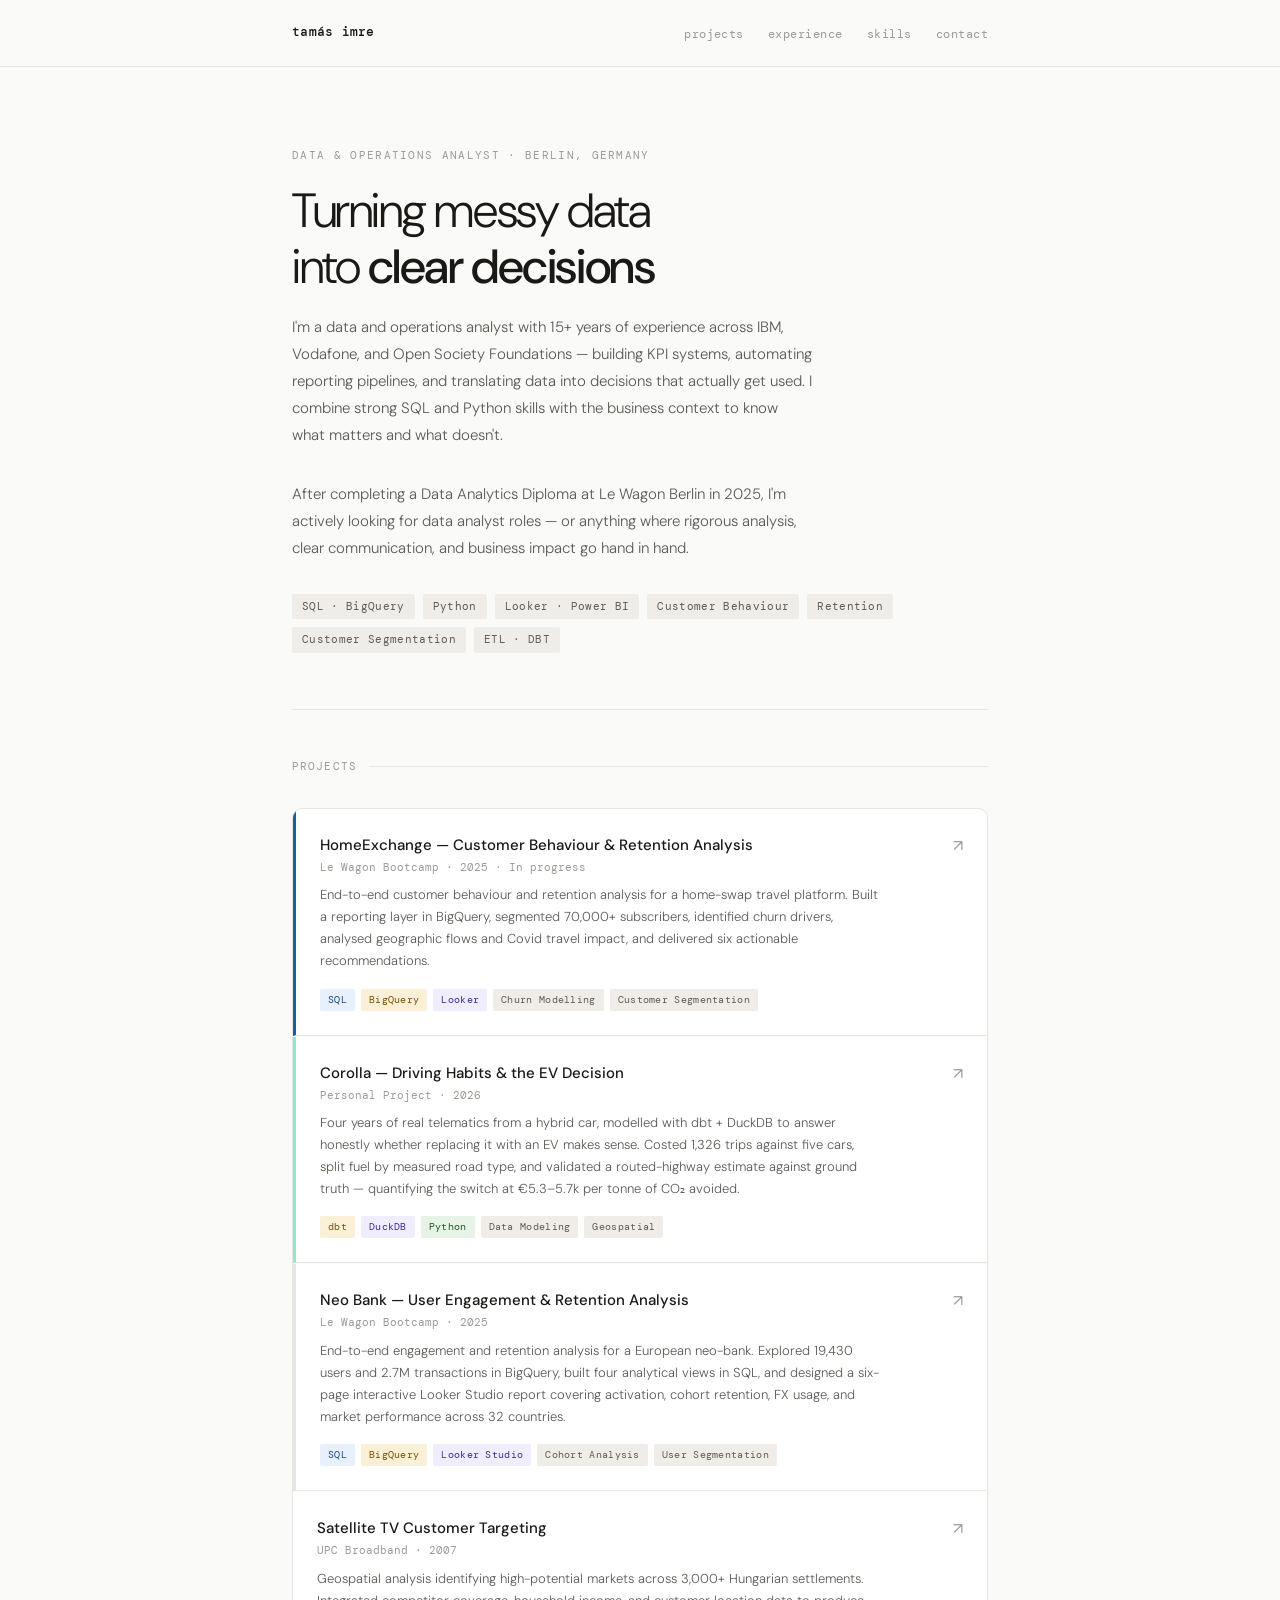
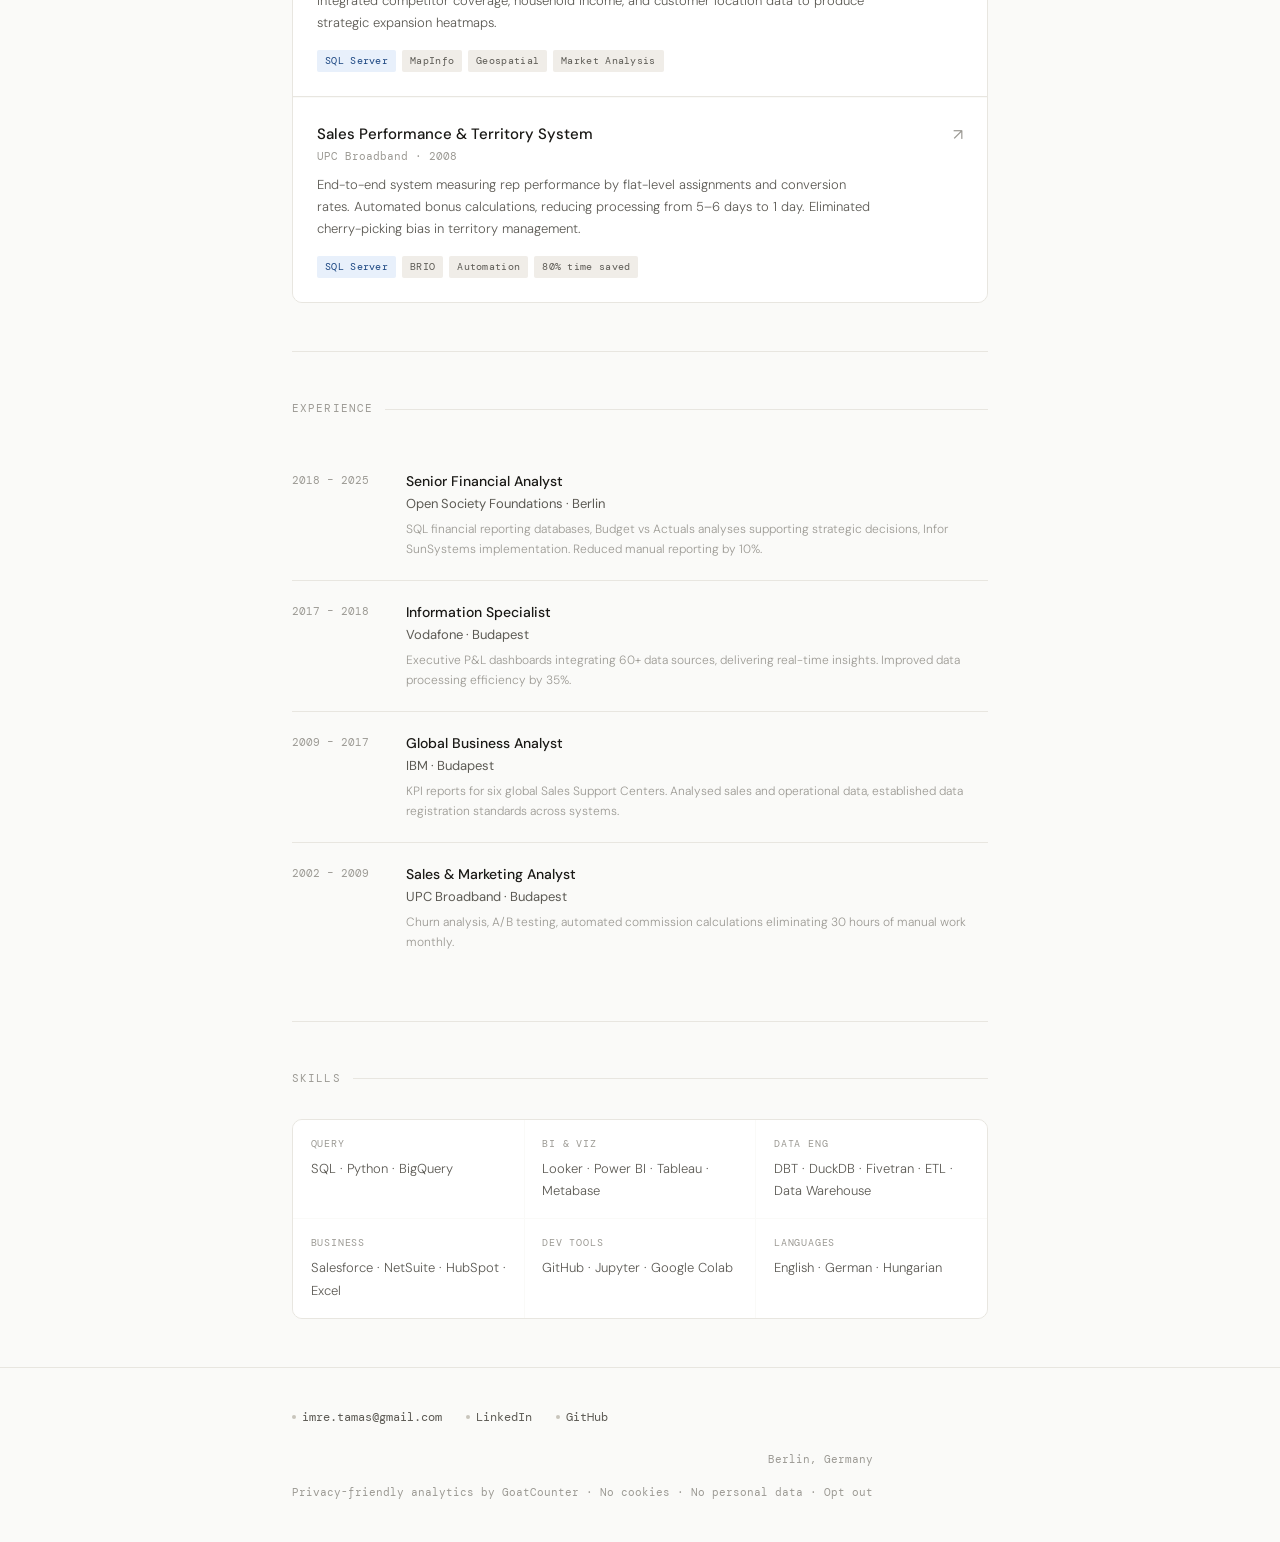
<file: index.html>
<!DOCTYPE html>
<html lang="en">
<head>
  <meta charset="UTF-8" />
  <meta name="viewport" content="width=device-width, initial-scale=1.0" />
  <title>Tamás Imre — Data Analyst</title>
  <meta name="description" content="Data analytics portfolio of Tamás Imre. SQL, BigQuery, Python, churn analysis, and business intelligence." />
  <link rel="stylesheet" href="style.css" />

<script data-goatcounter="https://imretamas.goatcounter.com/count"
        async src="//gc.zgo.at/count.js"></script>
  
</head>
<body>

<nav>
  <div class="nav-inner">
    <a href="/" class="nav-logo mono">tamás imre</a>
    <ul class="nav-links">
      <li><a href="#projects">projects</a></li>
      <li><a href="#experience">experience</a></li>
      <li><a href="#skills">skills</a></li>
      <li><a href="mailto:imre.tamas@gmail.com">contact</a></li>
    </ul>
  </div>
</nav>

<main>
  <div class="container">

    <!-- Hero -->
    <section class="hero fade-up">
      <p class="hero-eyebrow">Data &amp; Operations Analyst · Berlin, Germany</p>
      <h1>Turning messy data<br>into <strong>clear decisions</strong></h1>
      <p class="hero-bio">
        I'm a data and operations analyst with 15+ years of experience across IBM, Vodafone, and Open Society Foundations —
        building KPI systems, automating reporting pipelines, and translating data into decisions that actually get used.
        I combine strong SQL and Python skills with the business context to know what matters and what doesn't.
      </p>
      <p class="hero-bio">
        After completing a Data Analytics Diploma at Le Wagon Berlin in 2025, I'm actively looking for
        data analyst roles — or anything where rigorous analysis, clear communication, and business impact
        go hand in hand.
      </p>
      <div class="tag-row">
        <span class="tag">SQL · BigQuery</span>
        <span class="tag">Python</span>
        <span class="tag">Looker · Power BI</span>
        <span class="tag">Customer Behaviour</span><span class="tag">Retention</span>
        <span class="tag">Customer Segmentation</span>
        <span class="tag">ETL · DBT</span>
      </div>
    </section>

    <!-- Projects -->
    <section class="section" id="projects">
      <div class="section-label">Projects</div>
      <div class="projects-grid">

        <a href="homeexchange/" class="project-card accent-1 fade-up">
          <div class="project-top">
            <div>
              <div class="project-title">HomeExchange — Customer Behaviour &amp; Retention Analysis</div>
              <div class="project-org mono">Le Wagon Bootcamp · 2025 · In progress</div>
            </div>
            <span class="project-arrow">↗</span>
          </div>
          <p class="project-desc">
            End-to-end customer behaviour and retention analysis for a home-swap travel platform. Built a reporting layer in BigQuery, segmented 70,000+ subscribers, identified churn drivers, analysed geographic flows and Covid travel impact, and delivered six actionable recommendations.
          </p>
          <div class="chip-row">
            <span class="chip chip-sql">SQL</span>
            <span class="chip chip-bq">BigQuery</span>
            <span class="chip chip-bi">Looker</span>
            <span class="chip chip-default">Churn Modelling</span>
            <span class="chip chip-default">Customer Segmentation</span>
          </div>
        </a>

        <a href="corolla/" class="project-card accent-2 fade-up">
          <div class="project-top">
            <div>
              <div class="project-title">Corolla — Driving Habits &amp; the EV Decision</div>
              <div class="project-org mono">Personal Project · 2026</div>
            </div>
            <span class="project-arrow">↗</span>
          </div>
          <p class="project-desc">
            Four years of real telematics from a hybrid car, modelled with dbt + DuckDB to answer honestly whether replacing it with an EV makes sense. Costed 1,326 trips against five cars, split fuel by measured road type, and validated a routed-highway estimate against ground truth — quantifying the switch at €5.3–5.7k per tonne of CO₂ avoided.
          </p>
          <div class="chip-row">
            <span class="chip chip-bq">dbt</span>
            <span class="chip chip-bi">DuckDB</span>
            <span class="chip chip-py">Python</span>
            <span class="chip chip-default">Data Modeling</span>
            <span class="chip chip-default">Geospatial</span>
          </div>
        </a>

        <a href="neobank/" class="project-card accent-3 fade-up">
          <div class="project-top">
            <div>
              <div class="project-title">Neo Bank — User Engagement &amp; Retention Analysis</div>
              <div class="project-org mono">Le Wagon Bootcamp · 2025</div>
            </div>
            <span class="project-arrow">↗</span>
          </div>
          <p class="project-desc">
            End-to-end engagement and retention analysis for a European neo-bank. Explored 19,430 users and 2.7M transactions in BigQuery, built four analytical views in SQL, and designed a six-page interactive Looker Studio report covering activation, cohort retention, FX usage, and market performance across 32 countries.
          </p>
          <div class="chip-row">
            <span class="chip chip-sql">SQL</span>
            <span class="chip chip-bq">BigQuery</span>
            <span class="chip chip-bi">Looker Studio</span>
            <span class="chip chip-default">Cohort Analysis</span>
            <span class="chip chip-default">User Segmentation</span>
          </div>
        </a>

        <a href="satellite-tv/" class="project-card accent-4 fade-up">
          <div class="project-top">
            <div>
              <div class="project-title">Satellite TV Customer Targeting</div>
              <div class="project-org mono">UPC Broadband · 2007</div>
            </div>
            <span class="project-arrow">↗</span>
          </div>
          <p class="project-desc">
            Geospatial analysis identifying high-potential markets across 3,000+ Hungarian settlements. Integrated competitor coverage, household income, and customer location data to produce strategic expansion heatmaps.
          </p>
          <div class="chip-row">
            <span class="chip chip-sql">SQL Server</span>
            <span class="chip chip-default">MapInfo</span>
            <span class="chip chip-default">Geospatial</span>
            <span class="chip chip-default">Market Analysis</span>
          </div>
        </a>

        <a href="sales-performance/" class="project-card accent-5 fade-up">
          <div class="project-top">
            <div>
              <div class="project-title">Sales Performance &amp; Territory System</div>
              <div class="project-org mono">UPC Broadband · 2008</div>
            </div>
            <span class="project-arrow">↗</span>
          </div>
          <p class="project-desc">
            End-to-end system measuring rep performance by flat-level assignments and conversion rates. Automated bonus calculations, reducing processing from 5–6 days to 1 day. Eliminated cherry-picking bias in territory management.
          </p>
          <div class="chip-row">
            <span class="chip chip-sql">SQL Server</span>
            <span class="chip chip-default">BRIO</span>
            <span class="chip chip-default">Automation</span>
            <span class="chip chip-default">80% time saved</span>
          </div>
        </a>

      </div>
    </section>

    <!-- Experience -->
    <section class="section" id="experience">
      <div class="section-label">Experience</div>
      <div class="exp-list">
        <div class="exp-row fade-up">
          <div class="exp-year mono">2018 – 2025</div>
          <div>
            <div class="exp-title">Senior Financial Analyst</div>
            <div class="exp-co">Open Society Foundations · Berlin</div>
            <div class="exp-note">SQL financial reporting databases, Budget vs Actuals analyses supporting strategic decisions, Infor SunSystems implementation. Reduced manual reporting by 10%.</div>
          </div>
        </div>
        <div class="exp-row fade-up">
          <div class="exp-year mono">2017 – 2018</div>
          <div>
            <div class="exp-title">Information Specialist</div>
            <div class="exp-co">Vodafone · Budapest</div>
            <div class="exp-note">Executive P&amp;L dashboards integrating 60+ data sources, delivering real-time insights. Improved data processing efficiency by 35%.</div>
          </div>
        </div>
        <div class="exp-row fade-up">
          <div class="exp-year mono">2009 – 2017</div>
          <div>
            <div class="exp-title">Global Business Analyst</div>
            <div class="exp-co">IBM · Budapest</div>
            <div class="exp-note">KPI reports for six global Sales Support Centers. Analysed sales and operational data, established data registration standards across systems.</div>
          </div>
        </div>
        <div class="exp-row fade-up">
          <div class="exp-year mono">2002 – 2009</div>
          <div>
            <div class="exp-title">Sales &amp; Marketing Analyst</div>
            <div class="exp-co">UPC Broadband · Budapest</div>
            <div class="exp-note">Churn analysis, A/B testing, automated commission calculations eliminating 30 hours of manual work monthly.</div>
          </div>
        </div>
      </div>
    </section>

    <!-- Skills -->
    <section class="section" id="skills">
      <div class="section-label">Skills</div>
      <div class="skills-grid">
        <div class="skill-cell fade-up">
          <div class="skill-cell-label">Query</div>
          <div class="skill-cell-items">SQL · Python · BigQuery</div>
        </div>
        <div class="skill-cell fade-up">
          <div class="skill-cell-label">BI &amp; Viz</div>
          <div class="skill-cell-items">Looker · Power BI · Tableau · Metabase</div>
        </div>
        <div class="skill-cell fade-up">
          <div class="skill-cell-label">Data Eng</div>
          <div class="skill-cell-items">DBT · DuckDB · Fivetran · ETL · Data Warehouse</div>
        </div>
        <div class="skill-cell fade-up">
          <div class="skill-cell-label">Business</div>
          <div class="skill-cell-items">Salesforce · NetSuite · HubSpot · Excel</div>
        </div>
        <div class="skill-cell fade-up">
          <div class="skill-cell-label">Dev Tools</div>
          <div class="skill-cell-items">GitHub · Jupyter · Google Colab</div>
        </div>
        <div class="skill-cell fade-up">
          <div class="skill-cell-label">Languages</div>
          <div class="skill-cell-items">English · German · Hungarian</div>
        </div>
      </div>
    </section>

  </div>
</main>

<footer>
  <div class="footer-inner">
    <div class="contact-links">
      <a href="mailto:imre.tamas@gmail.com" class="contact-link">
        <span class="contact-dot"></span> imre.tamas@gmail.com
      </a>
      <a href="https://linkedin.com/in/tamas-imre-analyst" class="contact-link" target="_blank" rel="noopener">
        <span class="contact-dot"></span> LinkedIn
      </a>
      <a href="https://github.com/imretamas-analyst" class="contact-link" target="_blank" rel="noopener">
        <span class="contact-dot"></span> GitHub
      </a>
    </div>
    <div class="footer-bottom">
      <span class="footer-copy mono">Berlin, Germany</span>
      <span class="footer-privacy mono">
        Privacy-friendly analytics by <a href="https://www.goatcounter.com/" target="_blank" rel="noopener">GoatCounter</a> · 
        No cookies · No personal data · 
        <a href="#toggle-goatcounter">Opt out</a>
      </span>
    </div>
  </div>
</footer>

</body>
</html>
</file>
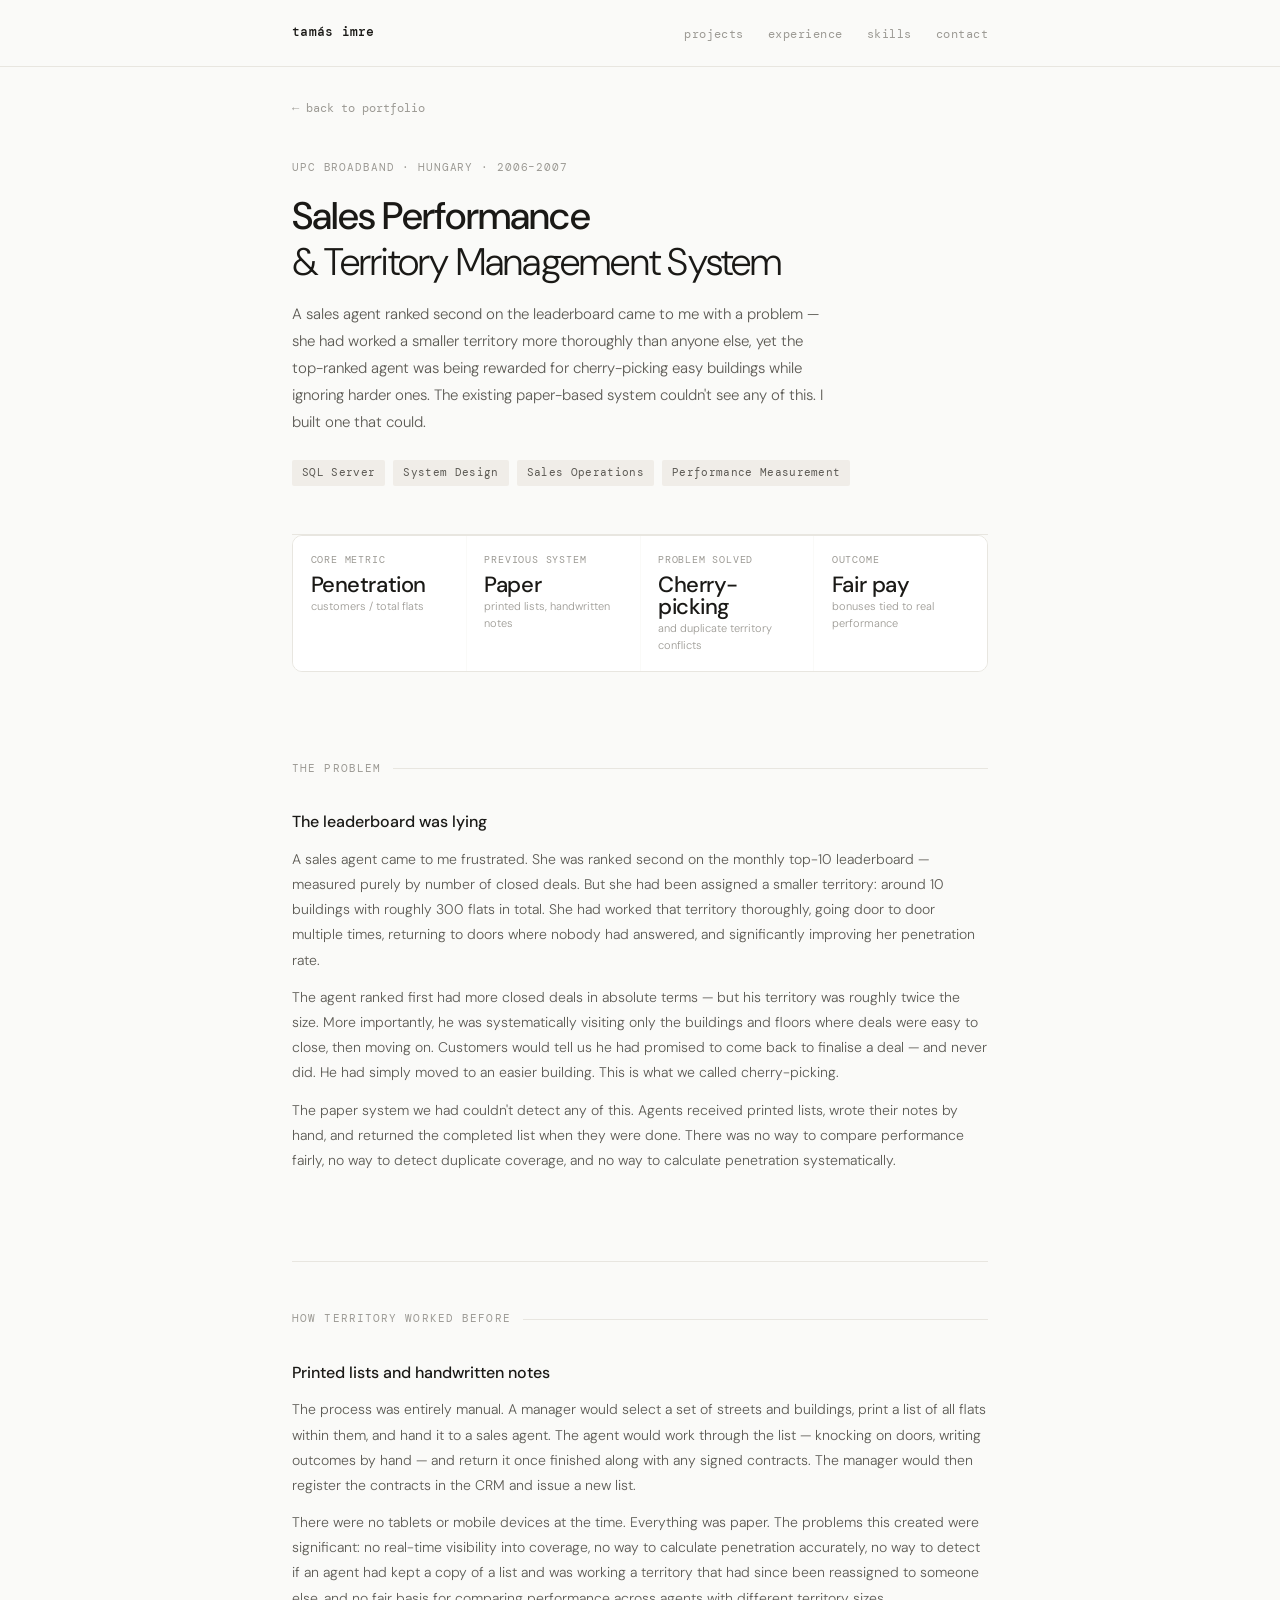
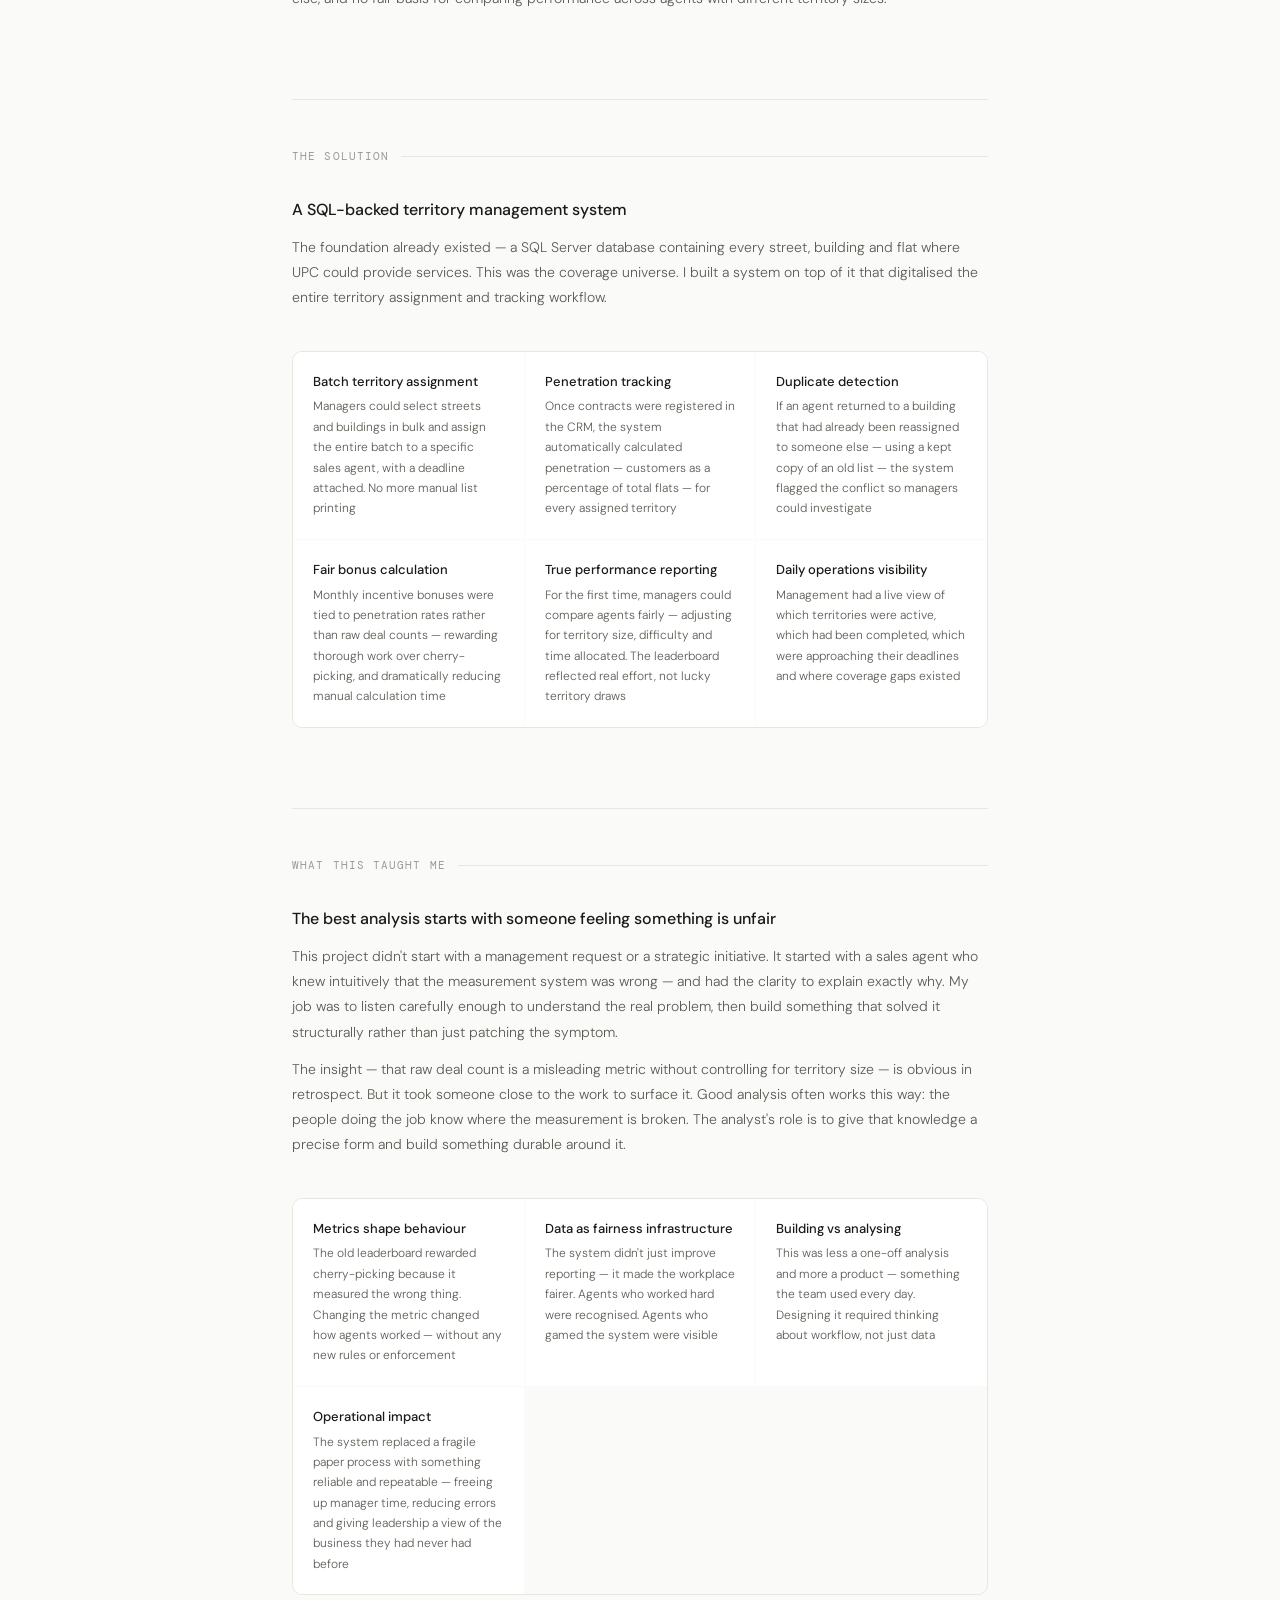
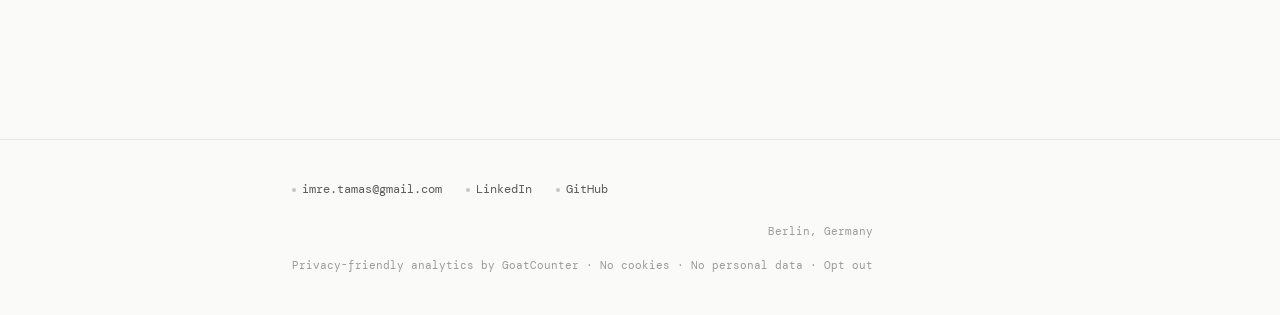
<file: sales-performance/index.html>
<!DOCTYPE html>
<html lang="en">
<head>
  <meta charset="UTF-8" />
  <meta name="viewport" content="width=device-width, initial-scale=1.0" />
  <title>Sales Performance & Territory System — Tamás Imre</title>
  <meta name="description" content="A territory management system built to stop cherry-picking and measure true sales performance at UPC Broadband." />
  <link rel="stylesheet" href="../style.css" />

  <script data-goatcounter="https://imretamas.goatcounter.com/count"
        async src="//gc.zgo.at/count.js"></script>
  
</head>
<body>

<nav>
  <div class="nav-inner">
    <a href="/" class="nav-logo mono">tamás imre</a>
    <ul class="nav-links">
      <li><a href="/#projects">projects</a></li>
      <li><a href="/#experience">experience</a></li>
      <li><a href="/#skills">skills</a></li>
      <li><a href="mailto:imre.tamas@gmail.com">contact</a></li>
    </ul>
  </div>
</nav>

<div class="container" style="padding-bottom:4rem;">
  <a href="/" class="back-link">← back to portfolio</a>

  <section class="project-hero fade-up">
    <p class="project-hero-meta">UPC Broadband · Hungary · 2006–2007</p>
    <h1><strong>Sales Performance</strong><br>&amp; Territory Management System</h1>
    <p class="project-hero-desc">
      A sales agent ranked second on the leaderboard came to me with a problem — she had worked a smaller territory more thoroughly than anyone else,
      yet the top-ranked agent was being rewarded for cherry-picking easy buildings while ignoring harder ones.
      The existing paper-based system couldn't see any of this. I built one that could.
    </p>
    <div class="tag-row">
      <span class="tag">SQL Server</span>
      <span class="tag">System Design</span>
      <span class="tag">Sales Operations</span>
      <span class="tag">Performance Measurement</span>
    </div>
  </section>

  <!-- Stats -->
  <div class="stat-grid fade-up">
    <div class="stat-card">
      <div class="stat-label">Core metric</div>
      <div class="stat-value">Penetration</div>
      <div class="stat-sub">customers / total flats</div>
    </div>
    <div class="stat-card">
      <div class="stat-label">Previous system</div>
      <div class="stat-value">Paper</div>
      <div class="stat-sub">printed lists, handwritten notes</div>
    </div>
    <div class="stat-card">
      <div class="stat-label">Problem solved</div>
      <div class="stat-value">Cherry-picking</div>
      <div class="stat-sub">and duplicate territory conflicts</div>
    </div>
    <div class="stat-card">
      <div class="stat-label">Outcome</div>
      <div class="stat-value">Fair pay</div>
      <div class="stat-sub">bonuses tied to real performance</div>
    </div>
  </div>

  <!-- The problem -->
  <section class="section fade-up">
    <div class="section-label">The problem</div>
    <div class="content-block">
      <h2>The leaderboard was lying</h2>
      <p>A sales agent came to me frustrated. She was ranked second on the monthly top-10 leaderboard — measured purely by number of closed deals. But she had been assigned a smaller territory: around 10 buildings with roughly 300 flats in total. She had worked that territory thoroughly, going door to door multiple times, returning to doors where nobody had answered, and significantly improving her penetration rate.</p>
      <p>The agent ranked first had more closed deals in absolute terms — but his territory was roughly twice the size. More importantly, he was systematically visiting only the buildings and floors where deals were easy to close, then moving on. Customers would tell us he had promised to come back to finalise a deal — and never did. He had simply moved to an easier building. This is what we called cherry-picking.</p>
      <p>The paper system we had couldn't detect any of this. Agents received printed lists, wrote their notes by hand, and returned the completed list when they were done. There was no way to compare performance fairly, no way to detect duplicate coverage, and no way to calculate penetration systematically.</p>
    </div>
  </section>

  <!-- How it worked before -->
  <section class="section fade-up">
    <div class="section-label">How territory worked before</div>
    <div class="content-block">
      <h2>Printed lists and handwritten notes</h2>
      <p>The process was entirely manual. A manager would select a set of streets and buildings, print a list of all flats within them, and hand it to a sales agent. The agent would work through the list — knocking on doors, writing outcomes by hand — and return it once finished along with any signed contracts. The manager would then register the contracts in the CRM and issue a new list.</p>
      <p>There were no tablets or mobile devices at the time. Everything was paper. The problems this created were significant: no real-time visibility into coverage, no way to calculate penetration accurately, no way to detect if an agent had kept a copy of a list and was working a territory that had since been reassigned to someone else, and no fair basis for comparing performance across agents with different territory sizes.</p>
    </div>
  </section>

  <!-- Solution -->
  <section class="section fade-up">
    <div class="section-label">The solution</div>
    <div class="content-block">
      <h2>A SQL-backed territory management system</h2>
      <p>The foundation already existed — a SQL Server database containing every street, building and flat where UPC could provide services. This was the coverage universe. I built a system on top of it that digitalised the entire territory assignment and tracking workflow.</p>
    </div>

    <div class="finding-grid">
      <div class="finding-card">
        <div class="finding-title">Batch territory assignment</div>
        <div class="finding-text">Managers could select streets and buildings in bulk and assign the entire batch to a specific sales agent, with a deadline attached. No more manual list printing</div>
      </div>
      <div class="finding-card">
        <div class="finding-title">Penetration tracking</div>
        <div class="finding-text">Once contracts were registered in the CRM, the system automatically calculated penetration — customers as a percentage of total flats — for every assigned territory</div>
      </div>
      <div class="finding-card">
        <div class="finding-title">Duplicate detection</div>
        <div class="finding-text">If an agent returned to a building that had already been reassigned to someone else — using a kept copy of an old list — the system flagged the conflict so managers could investigate</div>
      </div>
      <div class="finding-card">
        <div class="finding-title">Fair bonus calculation</div>
        <div class="finding-text">Monthly incentive bonuses were tied to penetration rates rather than raw deal counts — rewarding thorough work over cherry-picking, and dramatically reducing manual calculation time</div>
      </div>
      <div class="finding-card">
        <div class="finding-title">True performance reporting</div>
        <div class="finding-text">For the first time, managers could compare agents fairly — adjusting for territory size, difficulty and time allocated. The leaderboard reflected real effort, not lucky territory draws</div>
      </div>
      <div class="finding-card">
        <div class="finding-title">Daily operations visibility</div>
        <div class="finding-text">Management had a live view of which territories were active, which had been completed, which were approaching their deadlines and where coverage gaps existed</div>
      </div>
    </div>
  </section>

  <!-- Reflection -->
  <section class="section fade-up">
    <div class="section-label">What this taught me</div>
    <div class="content-block">
      <h2>The best analysis starts with someone feeling something is unfair</h2>
      <p>This project didn't start with a management request or a strategic initiative. It started with a sales agent who knew intuitively that the measurement system was wrong — and had the clarity to explain exactly why. My job was to listen carefully enough to understand the real problem, then build something that solved it structurally rather than just patching the symptom.</p>
      <p>The insight — that raw deal count is a misleading metric without controlling for territory size — is obvious in retrospect. But it took someone close to the work to surface it. Good analysis often works this way: the people doing the job know where the measurement is broken. The analyst's role is to give that knowledge a precise form and build something durable around it.</p>
    </div>

    <div class="finding-grid">
      <div class="finding-card">
        <div class="finding-title">Metrics shape behaviour</div>
        <div class="finding-text">The old leaderboard rewarded cherry-picking because it measured the wrong thing. Changing the metric changed how agents worked — without any new rules or enforcement</div>
      </div>
      <div class="finding-card">
        <div class="finding-title">Data as fairness infrastructure</div>
        <div class="finding-text">The system didn't just improve reporting — it made the workplace fairer. Agents who worked hard were recognised. Agents who gamed the system were visible</div>
      </div>
      <div class="finding-card">
        <div class="finding-title">Building vs analysing</div>
        <div class="finding-text">This was less a one-off analysis and more a product — something the team used every day. Designing it required thinking about workflow, not just data</div>
      </div>
      <div class="finding-card">
        <div class="finding-title">Operational impact</div>
        <div class="finding-text">The system replaced a fragile paper process with something reliable and repeatable — freeing up manager time, reducing errors and giving leadership a view of the business they had never had before</div>
      </div>
    </div>
  </section>

</div>

<footer>
  <div class="footer-inner">
    <div class="contact-links">
      <a href="mailto:imre.tamas@gmail.com" class="contact-link">
        <span class="contact-dot"></span> imre.tamas@gmail.com
      </a>
      <a href="https://linkedin.com/in/tamas-imre-analyst" class="contact-link" target="_blank" rel="noopener">
        <span class="contact-dot"></span> LinkedIn
      </a>
      <a href="https://github.com/imretamas-analyst" class="contact-link" target="_blank" rel="noopener">
        <span class="contact-dot"></span> GitHub
      </a>
    </div>
    <div class="footer-bottom">
      <span class="footer-copy mono">Berlin, Germany</span>
      <span class="footer-privacy mono">
        Privacy-friendly analytics by <a href="https://www.goatcounter.com/" target="_blank" rel="noopener">GoatCounter</a> · 
        No cookies · No personal data · 
        <a href="#toggle-goatcounter">Opt out</a>
      </span>
    </div>
  </div>
</footer>

</body>
</html>
</file>
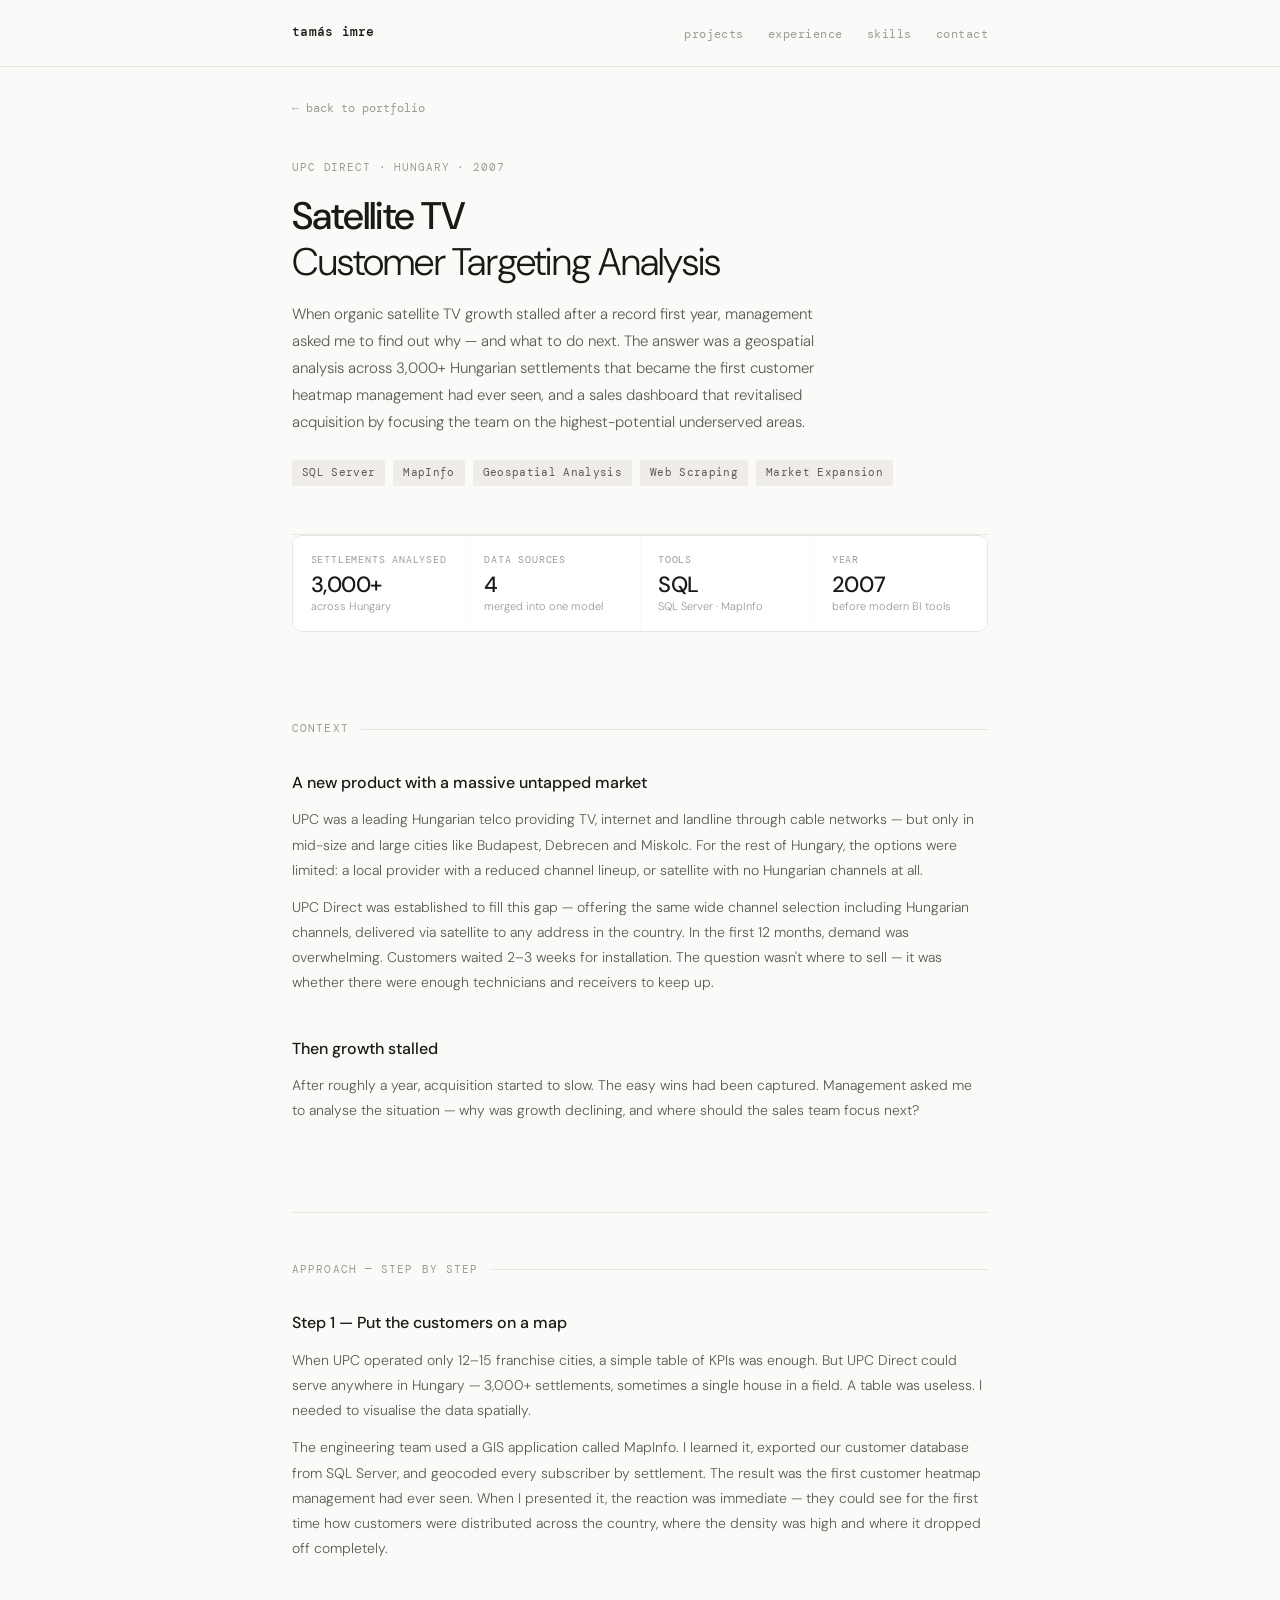
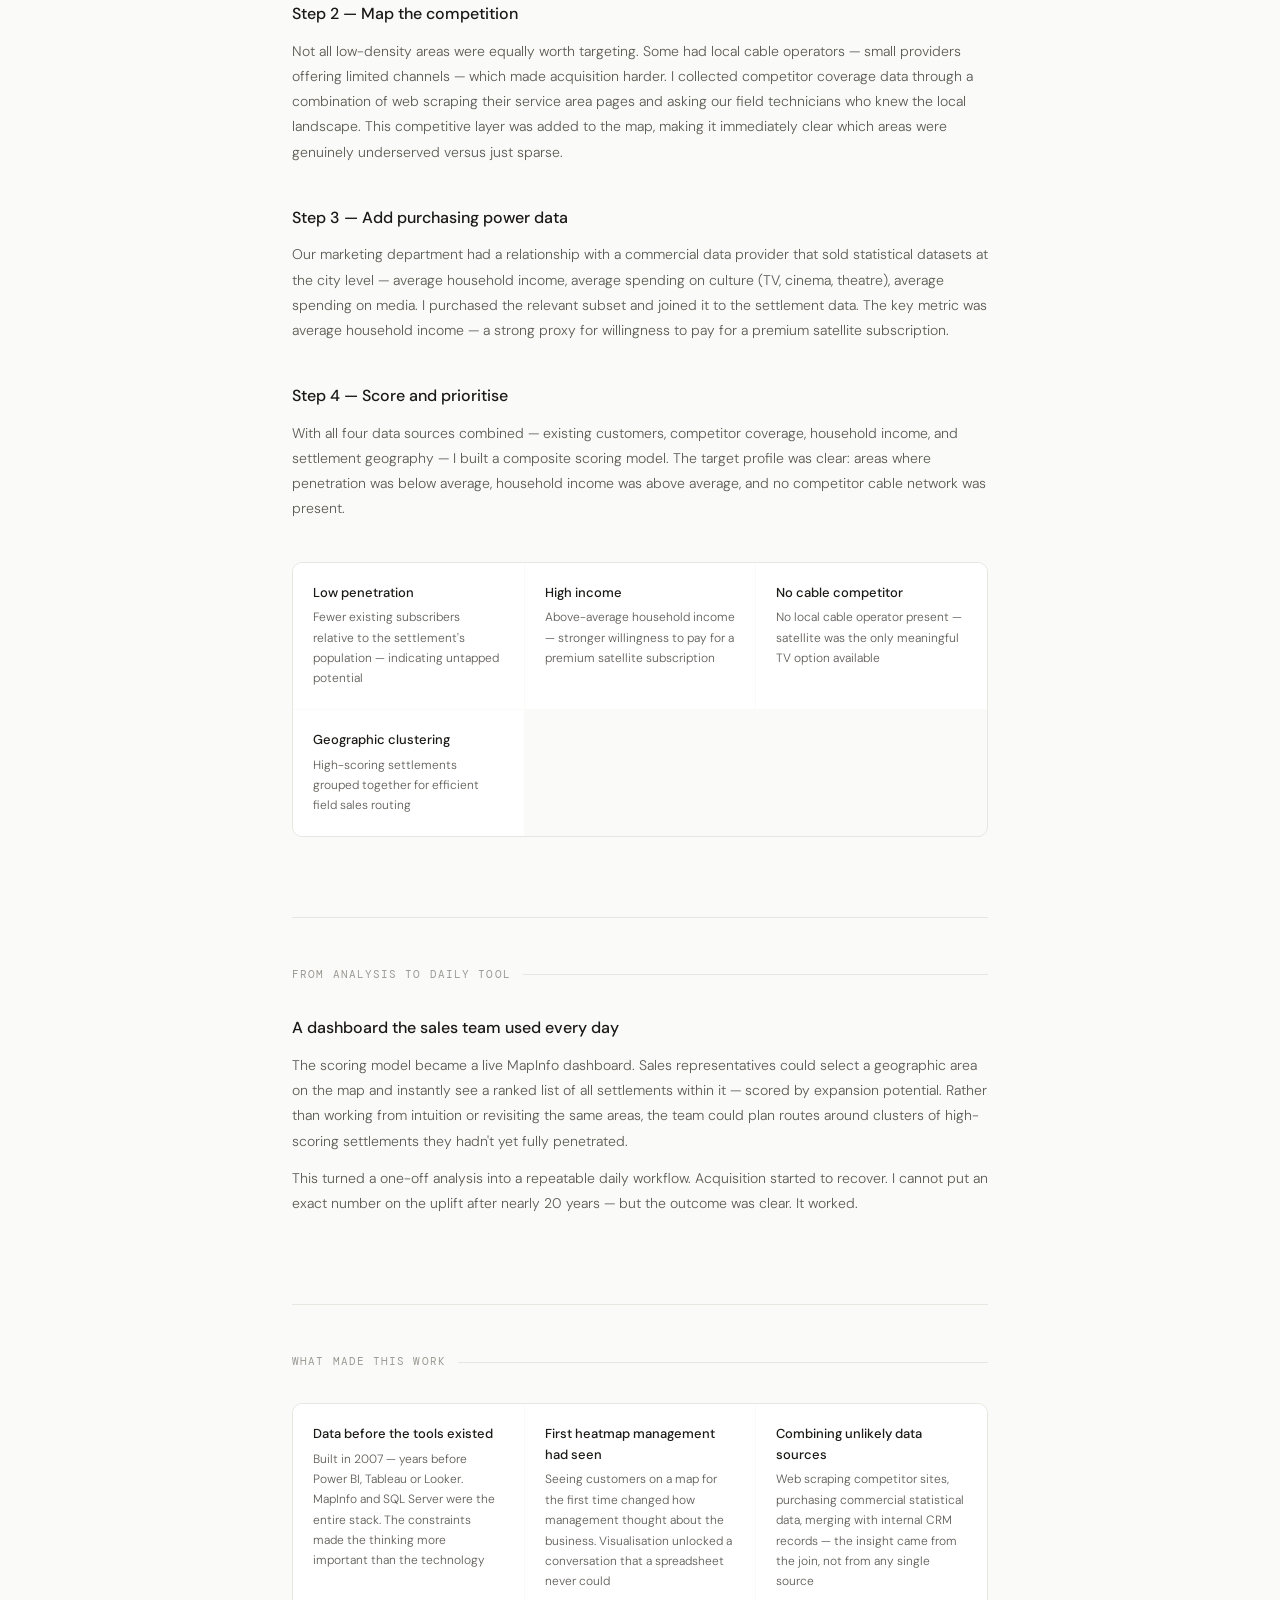
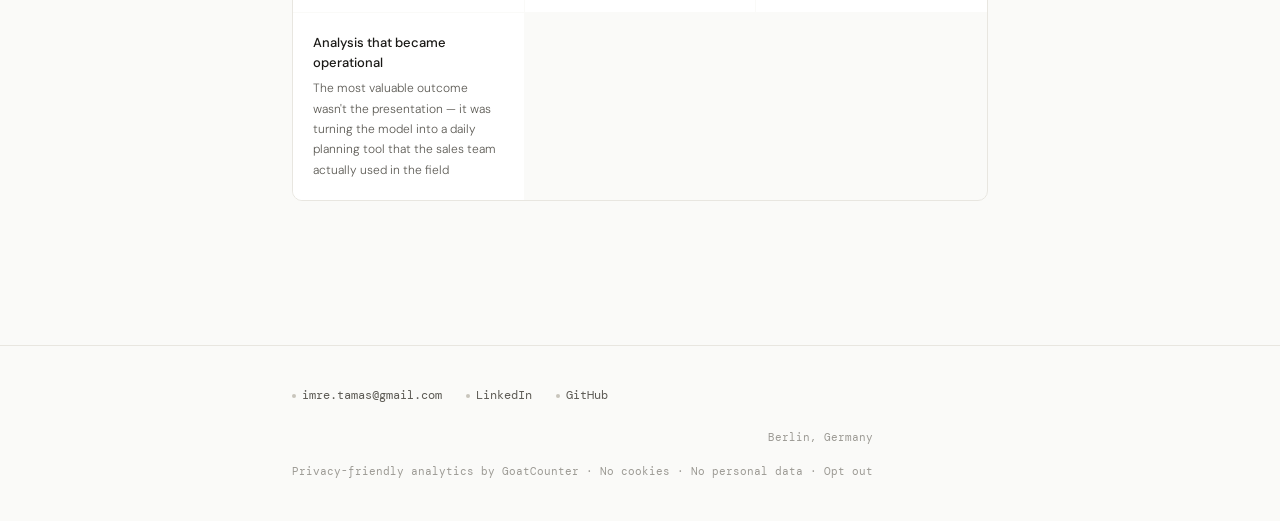
<file: satellite-tv/index.html>
<!DOCTYPE html>
<html lang="en">
<head>
  <meta charset="UTF-8" />
  <meta name="viewport" content="width=device-width, initial-scale=1.0" />
  <title>Satellite TV Customer Targeting — Tamás Imre</title>
  <meta name="description" content="Geospatial market analysis that revitalised satellite TV sales across 3,000+ Hungarian settlements using MapInfo, SQL Server and commercial statistical data." />
  <link rel="stylesheet" href="../style.css" />
<script data-goatcounter="https://imretamas.goatcounter.com/count"
        async src="//gc.zgo.at/count.js"></script>
</head>
<body>

<nav>
  <div class="nav-inner">
    <a href="/" class="nav-logo mono">tamás imre</a>
    <ul class="nav-links">
      <li><a href="/#projects">projects</a></li>
      <li><a href="/#experience">experience</a></li>
      <li><a href="/#skills">skills</a></li>
      <li><a href="mailto:imre.tamas@gmail.com">contact</a></li>
    </ul>
  </div>
</nav>

<div class="container" style="padding-bottom:4rem;">
  <a href="/" class="back-link">← back to portfolio</a>

  <section class="project-hero fade-up">
    <p class="project-hero-meta">UPC Direct · Hungary · 2007</p>
    <h1><strong>Satellite TV</strong><br>Customer Targeting Analysis</h1>
    <p class="project-hero-desc">
      When organic satellite TV growth stalled after a record first year, management asked me to find out why — and what to do next.
      The answer was a geospatial analysis across 3,000+ Hungarian settlements that became the first customer heatmap management had ever seen,
      and a sales dashboard that revitalised acquisition by focusing the team on the highest-potential underserved areas.
    </p>
    <div class="tag-row">
      <span class="tag">SQL Server</span>
      <span class="tag">MapInfo</span>
      <span class="tag">Geospatial Analysis</span>
      <span class="tag">Web Scraping</span>
      <span class="tag">Market Expansion</span>
    </div>
  </section>

  <!-- Stats -->
  <div class="stat-grid fade-up">
    <div class="stat-card">
      <div class="stat-label">Settlements analysed</div>
      <div class="stat-value">3,000+</div>
      <div class="stat-sub">across Hungary</div>
    </div>
    <div class="stat-card">
      <div class="stat-label">Data sources</div>
      <div class="stat-value">4</div>
      <div class="stat-sub">merged into one model</div>
    </div>
    <div class="stat-card">
      <div class="stat-label">Tools</div>
      <div class="stat-value">SQL</div>
      <div class="stat-sub">SQL Server · MapInfo</div>
    </div>
    <div class="stat-card">
      <div class="stat-label">Year</div>
      <div class="stat-value">2007</div>
      <div class="stat-sub">before modern BI tools</div>
    </div>
  </div>

  <!-- Context -->
  <section class="section fade-up">
    <div class="section-label">Context</div>
    <div class="content-block">
      <h2>A new product with a massive untapped market</h2>
      <p>UPC was a leading Hungarian telco providing TV, internet and landline through cable networks — but only in mid-size and large cities like Budapest, Debrecen and Miskolc. For the rest of Hungary, the options were limited: a local provider with a reduced channel lineup, or satellite with no Hungarian channels at all.</p>
      <p>UPC Direct was established to fill this gap — offering the same wide channel selection including Hungarian channels, delivered via satellite to any address in the country. In the first 12 months, demand was overwhelming. Customers waited 2–3 weeks for installation. The question wasn't where to sell — it was whether there were enough technicians and receivers to keep up.</p>
    </div>
    <div class="content-block">
      <h2>Then growth stalled</h2>
      <p>After roughly a year, acquisition started to slow. The easy wins had been captured. Management asked me to analyse the situation — why was growth declining, and where should the sales team focus next?</p>
    </div>
  </section>

  <!-- Approach -->
  <section class="section fade-up">
    <div class="section-label">Approach — step by step</div>

    <div class="content-block">
      <h2>Step 1 — Put the customers on a map</h2>
      <p>When UPC operated only 12–15 franchise cities, a simple table of KPIs was enough. But UPC Direct could serve anywhere in Hungary — 3,000+ settlements, sometimes a single house in a field. A table was useless. I needed to visualise the data spatially.</p>
      <p>The engineering team used a GIS application called MapInfo. I learned it, exported our customer database from SQL Server, and geocoded every subscriber by settlement. The result was the first customer heatmap management had ever seen. When I presented it, the reaction was immediate — they could see for the first time how customers were distributed across the country, where the density was high and where it dropped off completely.</p>
    </div>

    <div class="content-block">
      <h2>Step 2 — Map the competition</h2>
      <p>Not all low-density areas were equally worth targeting. Some had local cable operators — small providers offering limited channels — which made acquisition harder. I collected competitor coverage data through a combination of web scraping their service area pages and asking our field technicians who knew the local landscape. This competitive layer was added to the map, making it immediately clear which areas were genuinely underserved versus just sparse.</p>
    </div>

    <div class="content-block">
      <h2>Step 3 — Add purchasing power data</h2>
      <p>Our marketing department had a relationship with a commercial data provider that sold statistical datasets at the city level — average household income, average spending on culture (TV, cinema, theatre), average spending on media. I purchased the relevant subset and joined it to the settlement data. The key metric was average household income — a strong proxy for willingness to pay for a premium satellite subscription.</p>
    </div>

    <div class="content-block">
      <h2>Step 4 — Score and prioritise</h2>
      <p>With all four data sources combined — existing customers, competitor coverage, household income, and settlement geography — I built a composite scoring model. The target profile was clear: areas where penetration was below average, household income was above average, and no competitor cable network was present.</p>
    </div>

    <div class="finding-grid">
      <div class="finding-card">
        <div class="finding-title">Low penetration</div>
        <div class="finding-text">Fewer existing subscribers relative to the settlement's population — indicating untapped potential</div>
      </div>
      <div class="finding-card">
        <div class="finding-title">High income</div>
        <div class="finding-text">Above-average household income — stronger willingness to pay for a premium satellite subscription</div>
      </div>
      <div class="finding-card">
        <div class="finding-title">No cable competitor</div>
        <div class="finding-text">No local cable operator present — satellite was the only meaningful TV option available</div>
      </div>
      <div class="finding-card">
        <div class="finding-title">Geographic clustering</div>
        <div class="finding-text">High-scoring settlements grouped together for efficient field sales routing</div>
      </div>
    </div>
  </section>

  <!-- Dashboard -->
  <section class="section fade-up">
    <div class="section-label">From analysis to daily tool</div>
    <div class="content-block">
      <h2>A dashboard the sales team used every day</h2>
      <p>The scoring model became a live MapInfo dashboard. Sales representatives could select a geographic area on the map and instantly see a ranked list of all settlements within it — scored by expansion potential. Rather than working from intuition or revisiting the same areas, the team could plan routes around clusters of high-scoring settlements they hadn't yet fully penetrated.</p>
      <p>This turned a one-off analysis into a repeatable daily workflow. Acquisition started to recover. I cannot put an exact number on the uplift after nearly 20 years — but the outcome was clear. It worked.</p>
    </div>
  </section>

  <!-- Reflection -->
  <section class="section fade-up">
    <div class="section-label">What made this work</div>
    <div class="finding-grid">
      <div class="finding-card">
        <div class="finding-title">Data before the tools existed</div>
        <div class="finding-text">Built in 2007 — years before Power BI, Tableau or Looker. MapInfo and SQL Server were the entire stack. The constraints made the thinking more important than the technology</div>
      </div>
      <div class="finding-card">
        <div class="finding-title">First heatmap management had seen</div>
        <div class="finding-text">Seeing customers on a map for the first time changed how management thought about the business. Visualisation unlocked a conversation that a spreadsheet never could</div>
      </div>
      <div class="finding-card">
        <div class="finding-title">Combining unlikely data sources</div>
        <div class="finding-text">Web scraping competitor sites, purchasing commercial statistical data, merging with internal CRM records — the insight came from the join, not from any single source</div>
      </div>
      <div class="finding-card">
        <div class="finding-title">Analysis that became operational</div>
        <div class="finding-text">The most valuable outcome wasn't the presentation — it was turning the model into a daily planning tool that the sales team actually used in the field</div>
      </div>
    </div>
  </section>

</div>

<footer>
  <div class="footer-inner">
    <div class="contact-links">
      <a href="mailto:imre.tamas@gmail.com" class="contact-link">
        <span class="contact-dot"></span> imre.tamas@gmail.com
      </a>
      <a href="https://linkedin.com/in/tamas-imre-analyst" class="contact-link" target="_blank" rel="noopener">
        <span class="contact-dot"></span> LinkedIn
      </a>
      <a href="https://github.com/imretamas-analyst" class="contact-link" target="_blank" rel="noopener">
        <span class="contact-dot"></span> GitHub
      </a>
    </div>
    <div class="footer-bottom">
      <span class="footer-copy mono">Berlin, Germany</span>
      <span class="footer-privacy mono">
        Privacy-friendly analytics by <a href="https://www.goatcounter.com/" target="_blank" rel="noopener">GoatCounter</a> · 
        No cookies · No personal data · 
        <a href="#toggle-goatcounter">Opt out</a>
      </span>
    </div>
  </div>
</footer>

</body>
</html>
</file>
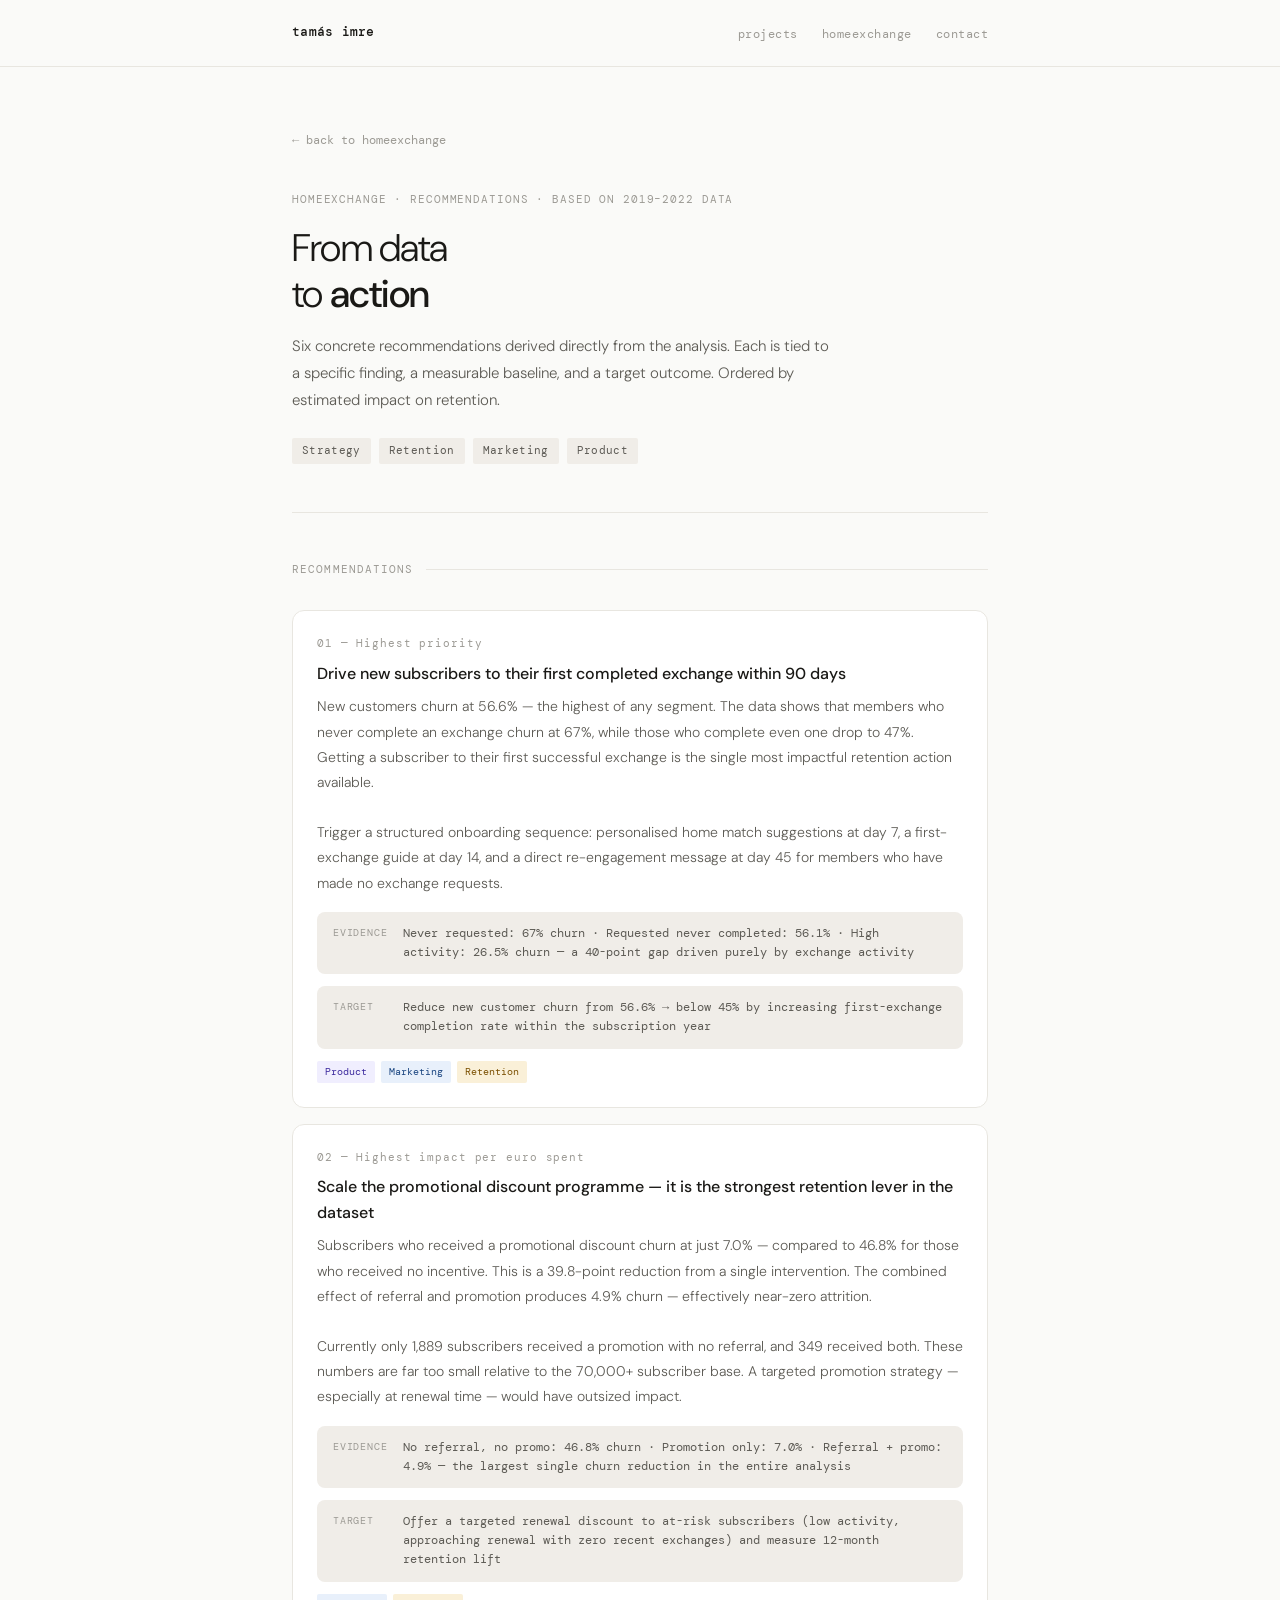
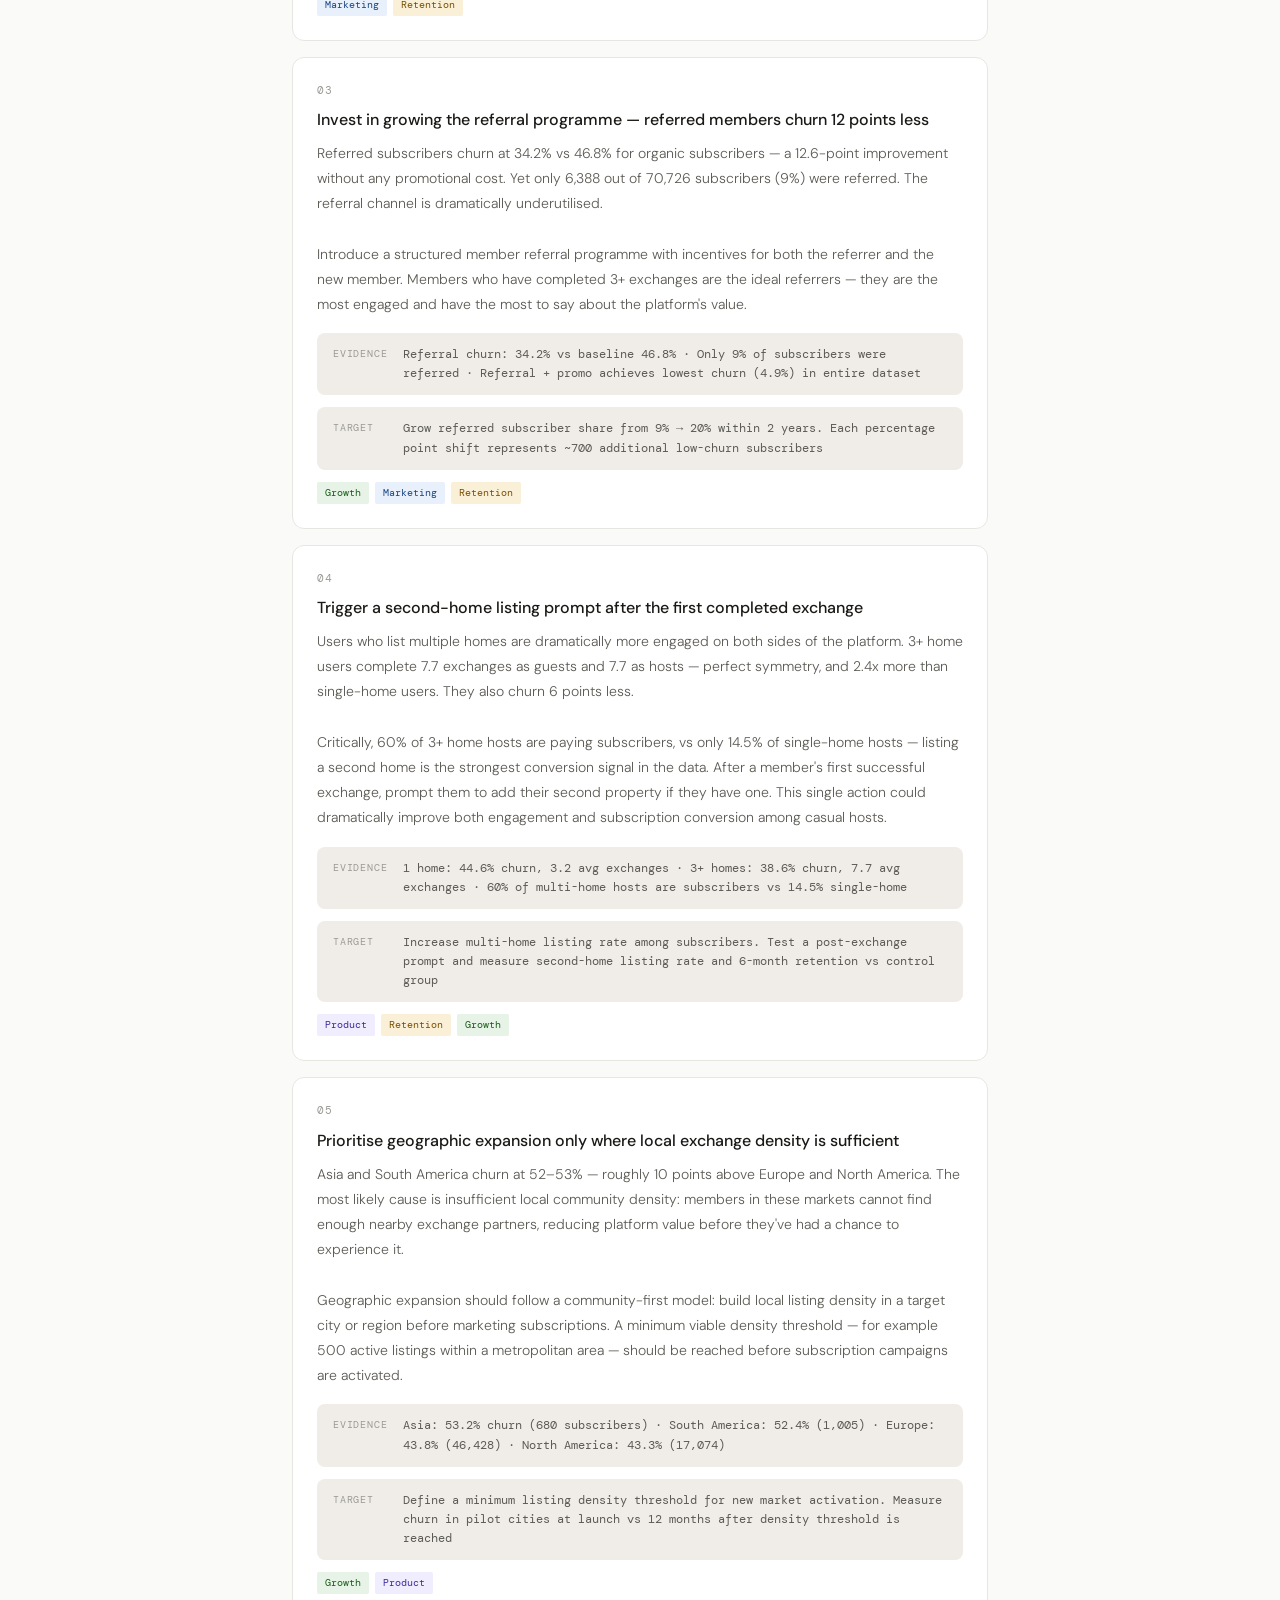
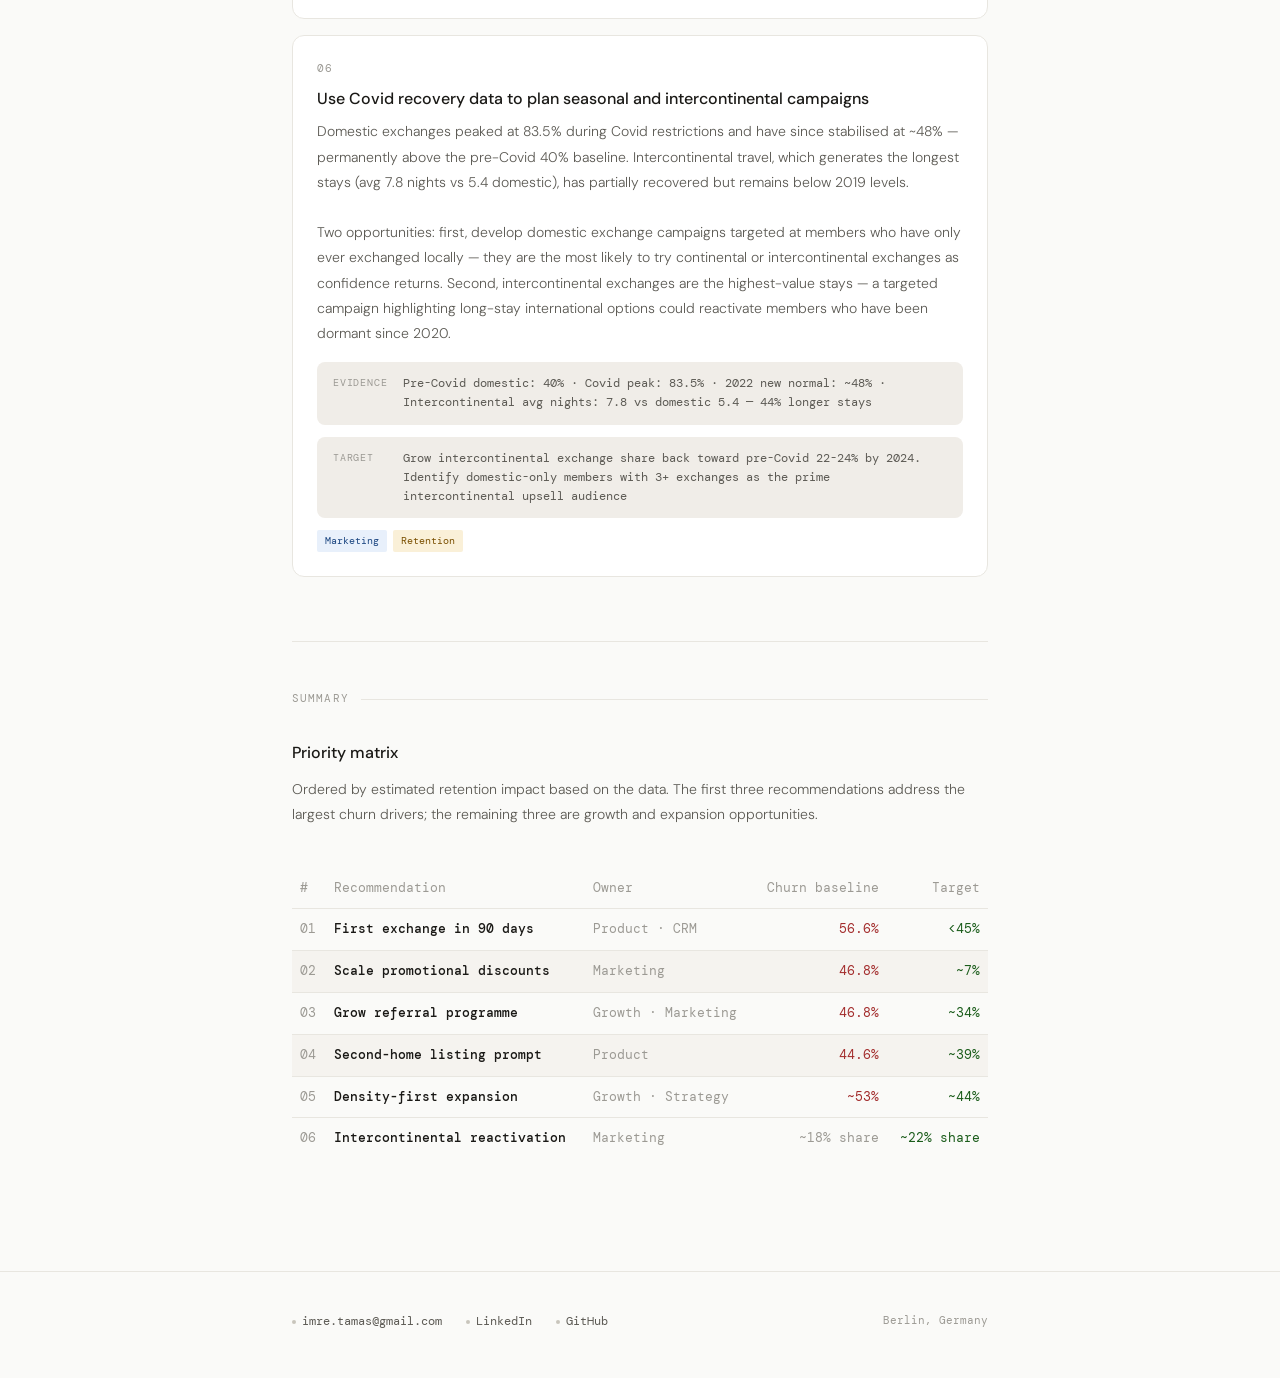
<file: homeexchange/recommendations/index.html>
<!DOCTYPE html>
<html lang="en">
<head>
  <meta charset="UTF-8" />
  <meta name="viewport" content="width=device-width, initial-scale=1.0" />
  <title>Recommendations — HomeExchange</title>
  <meta name="description" content="Actionable recommendations from the HomeExchange customer behaviour and retention analysis." />
  <link rel="stylesheet" href="../../style.css" />
  <style>
    .rec-card {
      background: var(--surface);
      border: 0.5px solid var(--border);
      border-radius: var(--border-radius-lg);
      padding: 1.5rem;
      margin-bottom: 1rem;
    }
    .rec-number {
      font-family: 'DM Mono', monospace;
      font-size: 11px;
      color: var(--text-tertiary);
      letter-spacing: 0.08em;
      margin-bottom: 0.5rem;
    }
    .rec-title {
      font-size: 16px;
      font-weight: 500;
      margin-bottom: 0.5rem;
    }
    .rec-body {
      font-size: 14px;
      color: var(--text-secondary);
      font-weight: 300;
      line-height: 1.8;
      margin-bottom: 1rem;
    }
    .rec-evidence {
      display: flex;
      align-items: flex-start;
      gap: 10px;
      background: var(--tag-bg);
      border-radius: var(--border-radius-md);
      padding: 0.75rem 1rem;
      margin-bottom: 0.75rem;
    }
    .rec-evidence-label {
      font-family: 'DM Mono', monospace;
      font-size: 10px;
      color: var(--text-tertiary);
      text-transform: uppercase;
      letter-spacing: 0.08em;
      white-space: nowrap;
      padding-top: 1px;
      min-width: 60px;
    }
    .rec-evidence-text {
      font-family: 'DM Mono', monospace;
      font-size: 12px;
      color: var(--text-secondary);
      line-height: 1.6;
    }
    .rec-tags {
      display: flex;
      gap: 6px;
      flex-wrap: wrap;
    }
    .rec-tag {
      font-family: 'DM Mono', monospace;
      font-size: 10px;
      padding: 3px 8px;
      border-radius: 2px;
      background: var(--tag-bg);
      color: var(--text-secondary);
    }
    .rec-tag.product  { background: var(--purple-bg); color: var(--purple-text); }
    .rec-tag.marketing { background: var(--blue-bg); color: var(--blue-text); }
    .rec-tag.growth   { background: var(--green-bg); color: var(--green-text); }
    .rec-tag.retention { background: var(--amber-bg); color: var(--amber-text); }
    .impact-row {
      display: grid;
      grid-template-columns: repeat(3, minmax(0,1fr));
      gap: 1px;
      border: 0.5px solid var(--border);
      border-radius: var(--border-radius-md);
      overflow: hidden;
      margin-top: 1rem;
    }
    .impact-cell {
      background: var(--surface);
      padding: 0.75rem 1rem;
    }
    .impact-label {
      font-family: 'DM Mono', monospace;
      font-size: 10px;
      color: var(--text-tertiary);
      text-transform: uppercase;
      letter-spacing: 0.06em;
      margin-bottom: 4px;
    }
    .impact-val {
      font-size: 15px;
      font-weight: 500;
    }
    :root {
      --surface: #ffffff;
      --border: #e8e6e0;
      --tag-bg: #f0ede8;
      --text-tertiary: #9c9a94;
      --text-secondary: #5c5a54;
      --purple-bg: #f0eefe; --purple-text: #3d2a9e;
      --blue-bg: #e8f0fb; --blue-text: #1a4580;
      --green-bg: #e6f3e6; --green-text: #1a5c1a;
      --amber-bg: #faf0d8; --amber-text: #7a4f00;
      --border-radius-md: 8px; --border-radius-lg: 12px;
    }
  </style>
</head>
<body>

<nav>
  <div class="nav-inner">
    <a href="/" class="nav-logo mono">tamás imre</a>
    <ul class="nav-links">
      <li><a href="/#projects">projects</a></li>
      <li><a href="/homeexchange/">homeexchange</a></li>
      <li><a href="mailto:imre.tamas@gmail.com">contact</a></li>
    </ul>
  </div>
</nav>

<div class="container" style="padding-top:2rem; padding-bottom:4rem;">

  <a href="/homeexchange/" class="back-link">← back to homeexchange</a>

  <section class="project-hero fade-up">
    <p class="project-hero-meta">HomeExchange · Recommendations · Based on 2019–2022 data</p>
    <h1>From data<br>to <strong>action</strong></h1>
    <p class="project-hero-desc">
      Six concrete recommendations derived directly from the analysis. Each is tied to a specific finding, a measurable baseline, and a target outcome. Ordered by estimated impact on retention.
    </p>
    <div class="tag-row">
      <span class="tag">Strategy</span>
      <span class="tag">Retention</span>
      <span class="tag">Marketing</span>
      <span class="tag">Product</span>
    </div>
  </section>

  <section class="section fade-up">
    <div class="section-label">Recommendations</div>

    <!-- R1 -->
    <div class="rec-card">
      <div class="rec-number">01 — Highest priority</div>
      <div class="rec-title">Drive new subscribers to their first completed exchange within 90 days</div>
      <div class="rec-body">
        New customers churn at 56.6% — the highest of any segment. The data shows that members who never complete an exchange churn at 67%, while those who complete even one drop to 47%. Getting a subscriber to their first successful exchange is the single most impactful retention action available.
        <br><br>
        Trigger a structured onboarding sequence: personalised home match suggestions at day 7, a first-exchange guide at day 14, and a direct re-engagement message at day 45 for members who have made no exchange requests.
      </div>
      <div class="rec-evidence">
        <span class="rec-evidence-label">Evidence</span>
        <span class="rec-evidence-text">Never requested: 67% churn · Requested never completed: 56.1% · High activity: 26.5% churn — a 40-point gap driven purely by exchange activity</span>
      </div>
      <div class="rec-evidence">
        <span class="rec-evidence-label">Target</span>
        <span class="rec-evidence-text">Reduce new customer churn from 56.6% → below 45% by increasing first-exchange completion rate within the subscription year</span>
      </div>
      <div class="rec-tags">
        <span class="rec-tag product">Product</span>
        <span class="rec-tag marketing">Marketing</span>
        <span class="rec-tag retention">Retention</span>
      </div>
    </div>

    <!-- R2 -->
    <div class="rec-card">
      <div class="rec-number">02 — Highest impact per euro spent</div>
      <div class="rec-title">Scale the promotional discount programme — it is the strongest retention lever in the dataset</div>
      <div class="rec-body">
        Subscribers who received a promotional discount churn at just 7.0% — compared to 46.8% for those who received no incentive. This is a 39.8-point reduction from a single intervention. The combined effect of referral and promotion produces 4.9% churn — effectively near-zero attrition.
        <br><br>
        Currently only 1,889 subscribers received a promotion with no referral, and 349 received both. These numbers are far too small relative to the 70,000+ subscriber base. A targeted promotion strategy — especially at renewal time — would have outsized impact.
      </div>
      <div class="rec-evidence">
        <span class="rec-evidence-label">Evidence</span>
        <span class="rec-evidence-text">No referral, no promo: 46.8% churn · Promotion only: 7.0% · Referral + promo: 4.9% — the largest single churn reduction in the entire analysis</span>
      </div>
      <div class="rec-evidence">
        <span class="rec-evidence-label">Target</span>
        <span class="rec-evidence-text">Offer a targeted renewal discount to at-risk subscribers (low activity, approaching renewal with zero recent exchanges) and measure 12-month retention lift</span>
      </div>
      <div class="rec-tags">
        <span class="rec-tag marketing">Marketing</span>
        <span class="rec-tag retention">Retention</span>
      </div>
    </div>

    <!-- R3 -->
    <div class="rec-card">
      <div class="rec-number">03</div>
      <div class="rec-title">Invest in growing the referral programme — referred members churn 12 points less</div>
      <div class="rec-body">
        Referred subscribers churn at 34.2% vs 46.8% for organic subscribers — a 12.6-point improvement without any promotional cost. Yet only 6,388 out of 70,726 subscribers (9%) were referred. The referral channel is dramatically underutilised.
        <br><br>
        Introduce a structured member referral programme with incentives for both the referrer and the new member. Members who have completed 3+ exchanges are the ideal referrers — they are the most engaged and have the most to say about the platform's value.
      </div>
      <div class="rec-evidence">
        <span class="rec-evidence-label">Evidence</span>
        <span class="rec-evidence-text">Referral churn: 34.2% vs baseline 46.8% · Only 9% of subscribers were referred · Referral + promo achieves lowest churn (4.9%) in entire dataset</span>
      </div>
      <div class="rec-evidence">
        <span class="rec-evidence-label">Target</span>
        <span class="rec-evidence-text">Grow referred subscriber share from 9% → 20% within 2 years. Each percentage point shift represents ~700 additional low-churn subscribers</span>
      </div>
      <div class="rec-tags">
        <span class="rec-tag growth">Growth</span>
        <span class="rec-tag marketing">Marketing</span>
        <span class="rec-tag retention">Retention</span>
      </div>
    </div>

    <!-- R4 -->
    <div class="rec-card">
      <div class="rec-number">04</div>
      <div class="rec-title">Trigger a second-home listing prompt after the first completed exchange</div>
      <div class="rec-body">
        Users who list multiple homes are dramatically more engaged on both sides of the platform. 3+ home users complete 7.7 exchanges as guests and 7.7 as hosts — perfect symmetry, and 2.4x more than single-home users. They also churn 6 points less.
        <br><br>
        Critically, 60% of 3+ home hosts are paying subscribers, vs only 14.5% of single-home hosts — listing a second home is the strongest conversion signal in the data. After a member's first successful exchange, prompt them to add their second property if they have one. This single action could dramatically improve both engagement and subscription conversion among casual hosts.
      </div>
      <div class="rec-evidence">
        <span class="rec-evidence-label">Evidence</span>
        <span class="rec-evidence-text">1 home: 44.6% churn, 3.2 avg exchanges · 3+ homes: 38.6% churn, 7.7 avg exchanges · 60% of multi-home hosts are subscribers vs 14.5% single-home</span>
      </div>
      <div class="rec-evidence">
        <span class="rec-evidence-label">Target</span>
        <span class="rec-evidence-text">Increase multi-home listing rate among subscribers. Test a post-exchange prompt and measure second-home listing rate and 6-month retention vs control group</span>
      </div>
      <div class="rec-tags">
        <span class="rec-tag product">Product</span>
        <span class="rec-tag retention">Retention</span>
        <span class="rec-tag growth">Growth</span>
      </div>
    </div>

    <!-- R5 -->
    <div class="rec-card">
      <div class="rec-number">05</div>
      <div class="rec-title">Prioritise geographic expansion only where local exchange density is sufficient</div>
      <div class="rec-body">
        Asia and South America churn at 52–53% — roughly 10 points above Europe and North America. The most likely cause is insufficient local community density: members in these markets cannot find enough nearby exchange partners, reducing platform value before they've had a chance to experience it.
        <br><br>
        Geographic expansion should follow a community-first model: build local listing density in a target city or region before marketing subscriptions. A minimum viable density threshold — for example 500 active listings within a metropolitan area — should be reached before subscription campaigns are activated.
      </div>
      <div class="rec-evidence">
        <span class="rec-evidence-label">Evidence</span>
        <span class="rec-evidence-text">Asia: 53.2% churn (680 subscribers) · South America: 52.4% (1,005) · Europe: 43.8% (46,428) · North America: 43.3% (17,074)</span>
      </div>
      <div class="rec-evidence">
        <span class="rec-evidence-label">Target</span>
        <span class="rec-evidence-text">Define a minimum listing density threshold for new market activation. Measure churn in pilot cities at launch vs 12 months after density threshold is reached</span>
      </div>
      <div class="rec-tags">
        <span class="rec-tag growth">Growth</span>
        <span class="rec-tag product">Product</span>
      </div>
    </div>

    <!-- R6 -->
    <div class="rec-card">
      <div class="rec-number">06</div>
      <div class="rec-title">Use Covid recovery data to plan seasonal and intercontinental campaigns</div>
      <div class="rec-body">
        Domestic exchanges peaked at 83.5% during Covid restrictions and have since stabilised at ~48% — permanently above the pre-Covid 40% baseline. Intercontinental travel, which generates the longest stays (avg 7.8 nights vs 5.4 domestic), has partially recovered but remains below 2019 levels.
        <br><br>
        Two opportunities: first, develop domestic exchange campaigns targeted at members who have only ever exchanged locally — they are the most likely to try continental or intercontinental exchanges as confidence returns. Second, intercontinental exchanges are the highest-value stays — a targeted campaign highlighting long-stay international options could reactivate members who have been dormant since 2020.
      </div>
      <div class="rec-evidence">
        <span class="rec-evidence-label">Evidence</span>
        <span class="rec-evidence-text">Pre-Covid domestic: 40% · Covid peak: 83.5% · 2022 new normal: ~48% · Intercontinental avg nights: 7.8 vs domestic 5.4 — 44% longer stays</span>
      </div>
      <div class="rec-evidence">
        <span class="rec-evidence-label">Target</span>
        <span class="rec-evidence-text">Grow intercontinental exchange share back toward pre-Covid 22-24% by 2024. Identify domestic-only members with 3+ exchanges as the prime intercontinental upsell audience</span>
      </div>
      <div class="rec-tags">
        <span class="rec-tag marketing">Marketing</span>
        <span class="rec-tag retention">Retention</span>
      </div>
    </div>

  </section>

  <!-- Summary -->
  <section class="section fade-up">
    <div class="section-label">Summary</div>
    <div class="content-block">
      <h2>Priority matrix</h2>
      <p>Ordered by estimated retention impact based on the data. The first three recommendations address the largest churn drivers; the remaining three are growth and expansion opportunities.</p>
    </div>
    <div style="overflow-x:auto;">
      <table style="width:100%;border-collapse:collapse;font-size:13px;font-family:'DM Mono',monospace;">
        <thead>
          <tr style="border-bottom:1px solid #e8e6e0;">
            <th style="text-align:left;padding:10px 8px;color:#9c9a94;font-weight:400;">#</th>
            <th style="text-align:left;padding:10px 8px;color:#9c9a94;font-weight:400;">Recommendation</th>
            <th style="text-align:left;padding:10px 8px;color:#9c9a94;font-weight:400;">Owner</th>
            <th style="text-align:right;padding:10px 8px;color:#9c9a94;font-weight:400;">Churn baseline</th>
            <th style="text-align:right;padding:10px 8px;color:#9c9a94;font-weight:400;">Target</th>
          </tr>
        </thead>
        <tbody>
          <tr style="border-bottom:0.5px solid #e8e6e0;">
            <td style="padding:10px 8px;color:#9c9a94;">01</td>
            <td style="padding:10px 8px;font-weight:500;">First exchange in 90 days</td>
            <td style="padding:10px 8px;color:#9c9a94;">Product · CRM</td>
            <td style="text-align:right;padding:10px 8px;color:#a32d2d;">56.6%</td>
            <td style="text-align:right;padding:10px 8px;color:#1a5c1a;">&lt;45%</td>
          </tr>
          <tr style="border-bottom:0.5px solid #e8e6e0;background:#f5f3ef;">
            <td style="padding:10px 8px;color:#9c9a94;">02</td>
            <td style="padding:10px 8px;font-weight:500;">Scale promotional discounts</td>
            <td style="padding:10px 8px;color:#9c9a94;">Marketing</td>
            <td style="text-align:right;padding:10px 8px;color:#a32d2d;">46.8%</td>
            <td style="text-align:right;padding:10px 8px;color:#1a5c1a;">~7%</td>
          </tr>
          <tr style="border-bottom:0.5px solid #e8e6e0;">
            <td style="padding:10px 8px;color:#9c9a94;">03</td>
            <td style="padding:10px 8px;font-weight:500;">Grow referral programme</td>
            <td style="padding:10px 8px;color:#9c9a94;">Growth · Marketing</td>
            <td style="text-align:right;padding:10px 8px;color:#a32d2d;">46.8%</td>
            <td style="text-align:right;padding:10px 8px;color:#1a5c1a;">~34%</td>
          </tr>
          <tr style="border-bottom:0.5px solid #e8e6e0;background:#f5f3ef;">
            <td style="padding:10px 8px;color:#9c9a94;">04</td>
            <td style="padding:10px 8px;font-weight:500;">Second-home listing prompt</td>
            <td style="padding:10px 8px;color:#9c9a94;">Product</td>
            <td style="text-align:right;padding:10px 8px;color:#a32d2d;">44.6%</td>
            <td style="text-align:right;padding:10px 8px;color:#1a5c1a;">~39%</td>
          </tr>
          <tr style="border-bottom:0.5px solid #e8e6e0;">
            <td style="padding:10px 8px;color:#9c9a94;">05</td>
            <td style="padding:10px 8px;font-weight:500;">Density-first expansion</td>
            <td style="padding:10px 8px;color:#9c9a94;">Growth · Strategy</td>
            <td style="text-align:right;padding:10px 8px;color:#a32d2d;">~53%</td>
            <td style="text-align:right;padding:10px 8px;color:#1a5c1a;">~44%</td>
          </tr>
          <tr>
            <td style="padding:10px 8px;color:#9c9a94;">06</td>
            <td style="padding:10px 8px;font-weight:500;">Intercontinental reactivation</td>
            <td style="padding:10px 8px;color:#9c9a94;">Marketing</td>
            <td style="text-align:right;padding:10px 8px;color:#9c9a94;">~18% share</td>
            <td style="text-align:right;padding:10px 8px;color:#1a5c1a;">~22% share</td>
          </tr>
        </tbody>
      </table>
    </div>
  </section>

</div>

<footer>
  <div class="footer-inner">
    <div class="contact-links">
      <a href="mailto:imre.tamas@gmail.com" class="contact-link"><span class="contact-dot"></span> imre.tamas@gmail.com</a>
      <a href="https://linkedin.com/in/tamas-imre-analyst" class="contact-link" target="_blank"><span class="contact-dot"></span> LinkedIn</a>
      <a href="https://github.com/imretamas-analyst" class="contact-link" target="_blank"><span class="contact-dot"></span> GitHub</a>
    </div>
    <span class="footer-copy mono">Berlin, Germany</span>
  </div>
</footer>

</body>
</html>
</file>
<file: style.css>
@import url('https://fonts.googleapis.com/css2?family=DM+Mono:ital,wght@0,300;0,400;0,500;1,300&family=DM+Sans:opsz,wght@9..40,300;9..40,400;9..40,500&display=swap');

*, *::before, *::after { box-sizing: border-box; margin: 0; padding: 0; }

:root {
  --bg: #fafaf8;
  --surface: #ffffff;
  --border: #e8e6e0;
  --border-strong: #c8c5bc;
  --text-primary: #1a1916;
  --text-secondary: #5c5a54;
  --text-tertiary: #9c9a94;
  --accent: #1a1916;
  --blue-bg: #e8f0fb;
  --blue-text: #1a4580;
  --green-bg: #e6f3e6;
  --green-text: #1a5c1a;
  --amber-bg: #faf0d8;
  --amber-text: #7a4f00;
  --purple-bg: #f0eefe;
  --purple-text: #3d2a9e;
  --tag-bg: #f0ede8;
}

html { font-size: 16px; scroll-behavior: smooth; }

body {
  font-family: 'DM Sans', sans-serif;
  background: var(--bg);
  color: var(--text-primary);
  line-height: 1.6;
  min-height: 100vh;
  -webkit-font-smoothing: antialiased;
}

.mono { font-family: 'DM Mono', monospace; }

/* Layout */
.container {
  max-width: 760px;
  margin: 0 auto;
  padding: 0 2rem;
}

/* Nav */
nav {
  border-bottom: 0.5px solid var(--border);
  padding: 1.25rem 0;
  position: sticky;
  top: 0;
  background: var(--bg);
  z-index: 100;
}

.nav-inner {
  max-width: 760px;
  margin: 0 auto;
  padding: 0 2rem;
  display: flex;
  align-items: center;
  justify-content: space-between;
}

.nav-logo {
  font-family: 'DM Mono', monospace;
  font-size: 13px;
  font-weight: 500;
  color: var(--text-primary);
  text-decoration: none;
  letter-spacing: 0.02em;
}

.nav-links {
  display: flex;
  gap: 1.5rem;
  list-style: none;
}

.nav-links a {
  font-family: 'DM Mono', monospace;
  font-size: 12px;
  color: var(--text-tertiary);
  text-decoration: none;
  letter-spacing: 0.04em;
  transition: color 0.15s;
}

.nav-links a:hover { color: var(--text-primary); }

/* Hero */
.hero {
  padding: 5rem 0 3.5rem;
  border-bottom: 0.5px solid var(--border);
}

.hero-eyebrow {
  font-family: 'DM Mono', monospace;
  font-size: 11px;
  letter-spacing: 0.12em;
  color: var(--text-tertiary);
  text-transform: uppercase;
  margin-bottom: 1.2rem;
}

.hero h1 {
  font-size: clamp(2rem, 5vw, 3rem);
  font-weight: 300;
  letter-spacing: -0.03em;
  line-height: 1.15;
  margin-bottom: 1.25rem;
}

.hero h1 strong { font-weight: 500; }

.hero-bio {
  font-size: 15px;
  font-weight: 300;
  color: var(--text-secondary);
  max-width: 520px;
  line-height: 1.8;
  margin-bottom: 2rem;
}

.tag-row {
  display: flex;
  gap: 8px;
  flex-wrap: wrap;
}

.tag {
  font-family: 'DM Mono', monospace;
  font-size: 11px;
  padding: 4px 10px;
  background: var(--tag-bg);
  color: var(--text-secondary);
  border-radius: 2px;
  letter-spacing: 0.03em;
}

/* Section */
.section {
  padding: 3rem 0;
  border-bottom: 0.5px solid var(--border);
}

.section:last-child { border-bottom: none; }

.section-label {
  font-family: 'DM Mono', monospace;
  font-size: 11px;
  letter-spacing: 0.1em;
  color: var(--text-tertiary);
  text-transform: uppercase;
  margin-bottom: 2rem;
  display: flex;
  align-items: center;
  gap: 12px;
}

.section-label::after {
  content: '';
  flex: 1;
  height: 0.5px;
  background: var(--border);
}

/* Project cards */
.projects-grid {
  display: flex;
  flex-direction: column;
  gap: 1px;
  border: 0.5px solid var(--border);
  border-radius: 10px;
  overflow: hidden;
}

.project-card {
  background: var(--surface);
  padding: 1.5rem;
  text-decoration: none;
  color: inherit;
  display: block;
  transition: background 0.15s;
  border-bottom: 0.5px solid var(--border);
  position: relative;
}

.project-card:last-child { border-bottom: none; }
.project-card:hover { background: #f5f3ef; }

.project-card.accent-1 {
  border-left: 3px solid #185FA5;
}

.project-card.accent-2 {
  border-left: 3px solid #9FE1CB;
}

.project-card.accent-3 {
  border-left: 3px solid #e8e6e0;
}

.project-top {
  display: flex;
  justify-content: space-between;
  align-items: flex-start;
  margin-bottom: 0.5rem;
}

.project-title {
  font-size: 15px;
  font-weight: 500;
  margin-bottom: 2px;
}

.project-org {
  font-family: 'DM Mono', monospace;
  font-size: 11px;
  color: var(--text-tertiary);
}

.project-arrow {
  font-size: 16px;
  color: var(--text-tertiary);
  transition: transform 0.15s;
}

.project-card:hover .project-arrow { transform: translate(3px, -3px); }

.project-desc {
  font-size: 13px;
  color: var(--text-secondary);
  font-weight: 300;
  line-height: 1.7;
  margin-bottom: 1rem;
  max-width: 560px;
}

.chip-row {
  display: flex;
  gap: 6px;
  flex-wrap: wrap;
}

.chip {
  font-family: 'DM Mono', monospace;
  font-size: 10px;
  padding: 3px 8px;
  border-radius: 2px;
  letter-spacing: 0.03em;
}

.chip-default { background: var(--tag-bg); color: var(--text-secondary); }
.chip-sql { background: var(--blue-bg); color: var(--blue-text); }
.chip-py { background: var(--green-bg); color: var(--green-text); }
.chip-bq { background: var(--amber-bg); color: var(--amber-text); }
.chip-bi { background: var(--purple-bg); color: var(--purple-text); }

/* Skills grid */
.skills-grid {
  display: grid;
  grid-template-columns: repeat(3, minmax(0,1fr));
  gap: 1px;
  border: 0.5px solid var(--border);
  border-radius: 10px;
  overflow: hidden;
}

.skill-cell {
  background: var(--surface);
  padding: 1rem 1.1rem;
}

.skill-cell-label {
  font-family: 'DM Mono', monospace;
  font-size: 10px;
  letter-spacing: 0.08em;
  color: var(--text-tertiary);
  text-transform: uppercase;
  margin-bottom: 6px;
}

.skill-cell-items {
  font-size: 13px;
  color: var(--text-secondary);
  line-height: 1.7;
  font-weight: 300;
}

/* Experience */
.exp-list { display: flex; flex-direction: column; gap: 0; }

.exp-row {
  display: flex;
  gap: 1.5rem;
  padding: 1.25rem 0;
  border-bottom: 0.5px solid var(--border);
}

.exp-row:last-child { border-bottom: none; }

.exp-year {
  font-family: 'DM Mono', monospace;
  font-size: 11px;
  color: var(--text-tertiary);
  min-width: 90px;
  padding-top: 2px;
  flex-shrink: 0;
}

.exp-title { font-size: 14px; font-weight: 500; margin-bottom: 2px; }
.exp-co { font-size: 13px; color: var(--text-secondary); margin-bottom: 4px; }
.exp-note { font-size: 12px; color: var(--text-tertiary); font-weight: 300; line-height: 1.7; }

/* Footer */
footer {
  padding: 2.5rem 0;
  border-top: 0.5px solid var(--border);
}

.footer-inner {
  max-width: 760px;
  margin: 0 auto;
  padding: 0 2rem;
  display: flex;
  justify-content: space-between;
  align-items: flex-start;
  flex-wrap: wrap;
  gap: 1.5rem;
}

.contact-links {
  display: flex;
  gap: 1.5rem;
  flex-wrap: wrap;
}

.contact-link {
  font-family: 'DM Mono', monospace;
  font-size: 12px;
  color: var(--text-secondary);
  text-decoration: none;
  display: flex;
  align-items: center;
  gap: 6px;
  transition: color 0.15s;
}

.contact-link:hover { color: var(--text-primary); }

.contact-dot {
  width: 4px;
  height: 4px;
  border-radius: 50%;
  background: var(--border-strong);
  display: inline-block;
}

.footer-copy {
  font-family: 'DM Mono', monospace;
  font-size: 11px;
  color: var(--text-tertiary);
  margin-bottom: 0.5rem;
}

/* Footer bottom section - groups location + privacy */
.footer-bottom {
  display: flex;
  flex-direction: column;
  gap: 0.5rem;
  align-items: flex-end;
  text-align: right;
}
 
/* Privacy notice styling */
.footer-privacy {
  font-family: 'DM Mono', monospace;
  font-size: 11px;
  color: var(--text-tertiary);
  line-height: 1.6;
}
 
.footer-privacy a {
  color: var(--text-tertiary);
  text-decoration: none;
  border-bottom: 1px solid transparent;
  transition: border-color 0.15s;
}
 
.footer-privacy a:hover {
  border-bottom-color: var(--text-tertiary);
}
 
/* Responsive: stack everything on mobile */
@media (max-width: 640px) {
  .footer-inner {
    flex-direction: column;
    align-items: flex-start;
  }
  
  .footer-bottom {
    align-items: flex-start;
    text-align: left;
  }
  
  .footer-privacy {
    font-size: 10px;
  }
}

/* ── Project subpage styles ── */
.back-link {
  font-family: 'DM Mono', monospace;
  font-size: 12px;
  color: var(--text-tertiary);
  text-decoration: none;
  display: inline-flex;
  align-items: center;
  gap: 6px;
  padding: 2rem 0 0;
  transition: color 0.15s;
}

.back-link:hover { color: var(--text-primary); }

.project-hero {
  padding: 2.5rem 0 3rem;
  border-bottom: 0.5px solid var(--border);
}

.project-hero-meta {
  font-family: 'DM Mono', monospace;
  font-size: 11px;
  color: var(--text-tertiary);
  letter-spacing: 0.08em;
  margin-bottom: 1rem;
  text-transform: uppercase;
}

.project-hero h1 {
  font-size: clamp(1.6rem, 4vw, 2.4rem);
  font-weight: 300;
  letter-spacing: -0.02em;
  line-height: 1.2;
  margin-bottom: 1rem;
}

.project-hero h1 strong { font-weight: 500; }

.project-hero-desc {
  font-size: 15px;
  font-weight: 300;
  color: var(--text-secondary);
  max-width: 540px;
  line-height: 1.8;
  margin-bottom: 1.5rem;
}

/* Stat cards */
.stat-grid {
  display: grid;
  grid-template-columns: repeat(auto-fit, minmax(140px, 1fr));
  gap: 1px;
  border: 0.5px solid var(--border);
  border-radius: 10px;
  overflow: hidden;
  margin-bottom: 2.5rem;
}

.stat-card {
  background: var(--surface);
  padding: 1rem 1.1rem;
}

.stat-label {
  font-family: 'DM Mono', monospace;
  font-size: 10px;
  letter-spacing: 0.08em;
  color: var(--text-tertiary);
  text-transform: uppercase;
  margin-bottom: 6px;
}

.stat-value {
  font-size: 22px;
  font-weight: 500;
  letter-spacing: -0.02em;
  line-height: 1;
  margin-bottom: 2px;
}

.stat-sub {
  font-size: 11px;
  color: var(--text-tertiary);
  font-weight: 300;
}

/* Content blocks */
.content-block {
  margin-bottom: 2.5rem;
}

.content-block h2 {
  font-size: 16px;
  font-weight: 500;
  margin-bottom: 0.75rem;
}

.content-block p {
  font-size: 14px;
  color: var(--text-secondary);
  font-weight: 300;
  line-height: 1.8;
  margin-bottom: 0.75rem;
}

.content-block ul {
  padding-left: 1.2rem;
  font-size: 14px;
  color: var(--text-secondary);
  font-weight: 300;
  line-height: 2;
}

/* Collapsible code block */
.code-block {
  background: #f5f3ef;
  border: 0.5px solid var(--border);
  border-radius: 8px;
  margin: 1rem 0 1.5rem;
  overflow: hidden;
}

.code-block-toggle {
  display: flex;
  align-items: center;
  justify-content: space-between;
  padding: 0.9rem 1.5rem;
  cursor: pointer;
  user-select: none;
  border-bottom: 0.5px solid var(--border);
}

.code-block-toggle:hover { background: #ede9e3; }

.code-block-label {
  font-family: 'DM Mono', monospace;
  font-size: 10px;
  letter-spacing: 0.08em;
  color: var(--text-tertiary);
  text-transform: uppercase;
}

.code-block-chevron {
  font-family: 'DM Mono', monospace;
  font-size: 11px;
  color: var(--text-tertiary);
  transition: transform 0.2s;
}

.code-block.open .code-block-chevron { transform: rotate(180deg); }

.code-block-body {
  display: none;
  padding: 1rem 1.5rem 1.25rem;
  overflow-x: auto;
}

.code-block.open .code-block-body { display: block; }

.code-block pre {
  font-family: 'DM Mono', monospace;
  font-size: 12px;
  line-height: 1.8;
  color: var(--text-primary);
  white-space: pre;
  margin: 0;
}

/* Syntax colours for light background */
.code-kw { color: #185FA5; }
.code-fn { color: #0F6E56; }
.code-st { color: #7a4f00; }
.code-nu { color: #3d2a9e; }
.code-cm { color: var(--text-tertiary); font-style: italic; }

.code-kw { color: #91bfff; }
.code-fn { color: #ffd580; }
.code-st { color: #b8e6b8; }
.code-cm { color: #666; font-style: italic; }
.code-nu { color: #ffb347; }

/* Finding cards */
.finding-grid {
  display: grid;
  grid-template-columns: repeat(auto-fit, minmax(200px, 1fr));
  gap: 1px;
  border: 0.5px solid var(--border);
  border-radius: 10px;
  overflow: hidden;
  margin-bottom: 2rem;
}

.finding-card {
  background: var(--surface);
  padding: 1.25rem;
}

.finding-icon {
  font-size: 18px;
  margin-bottom: 8px;
}

.finding-title {
  font-size: 13px;
  font-weight: 500;
  margin-bottom: 4px;
}

.finding-text {
  font-size: 12px;
  color: var(--text-secondary);
  font-weight: 300;
  line-height: 1.7;
}

/* Fade-in animation */
@keyframes fadeUp {
  from { opacity: 0; transform: translateY(16px); }
  to { opacity: 1; transform: translateY(0); }
}

.fade-up {
  opacity: 0;
  animation: fadeUp 0.5s ease forwards;
}

.fade-up:nth-child(1) { animation-delay: 0.05s; }
.fade-up:nth-child(2) { animation-delay: 0.1s; }
.fade-up:nth-child(3) { animation-delay: 0.15s; }
.fade-up:nth-child(4) { animation-delay: 0.2s; }
.fade-up:nth-child(5) { animation-delay: 0.25s; }

@media (max-width: 600px) {
  .skills-grid { grid-template-columns: repeat(2, minmax(0,1fr)); }
  .exp-year { min-width: 70px; }
}
</file>
